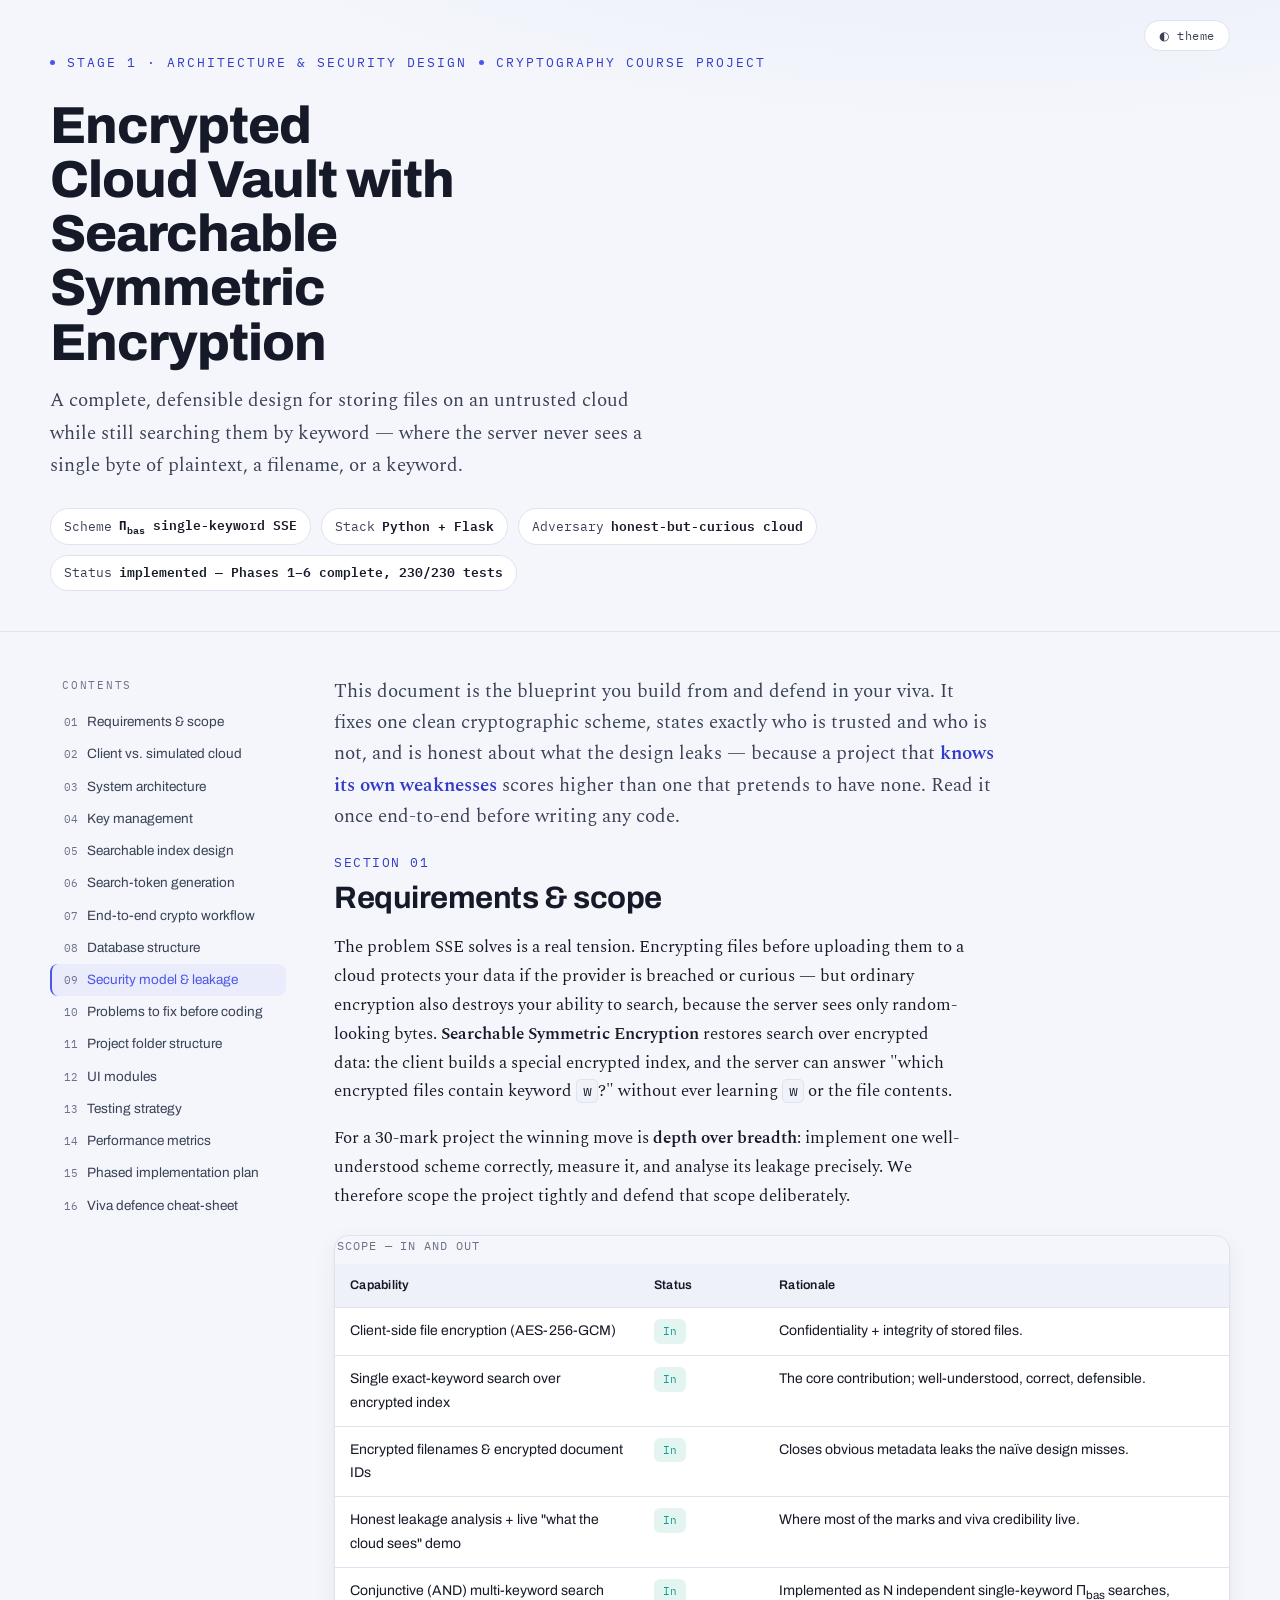
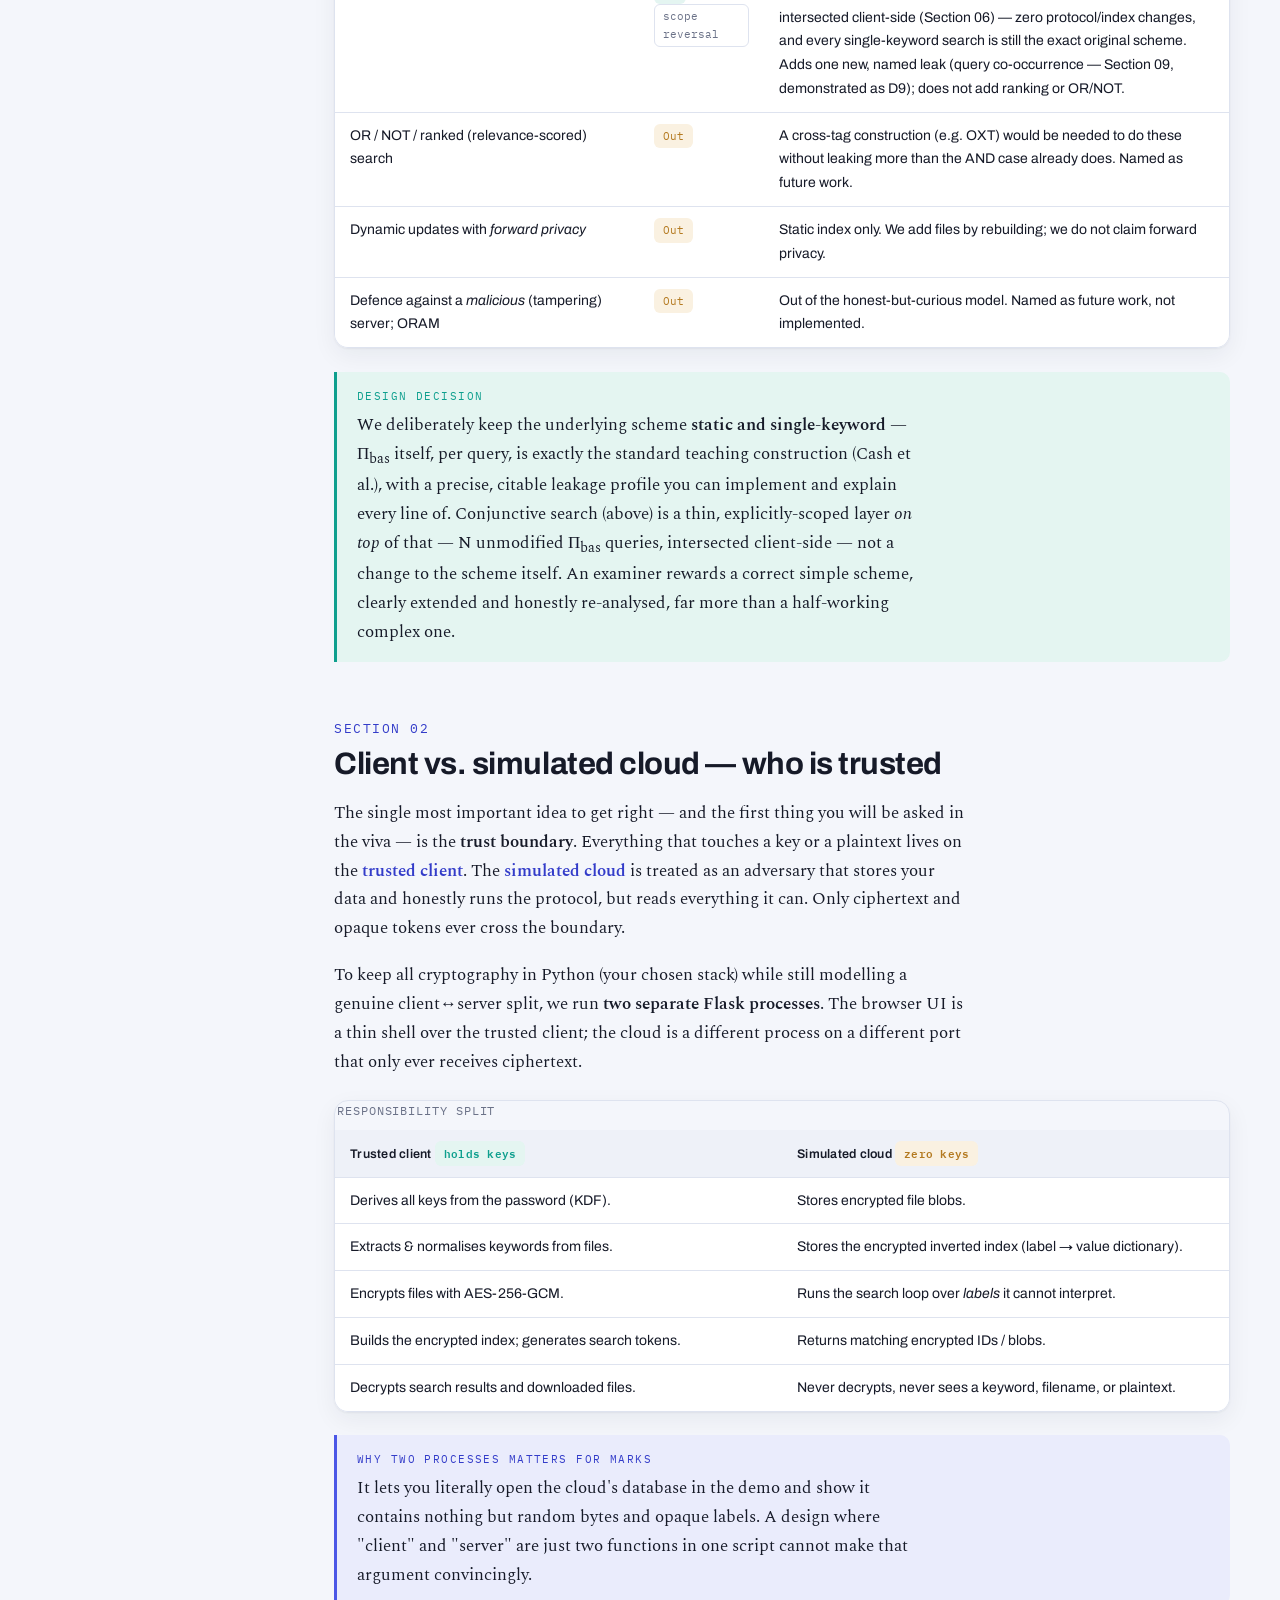
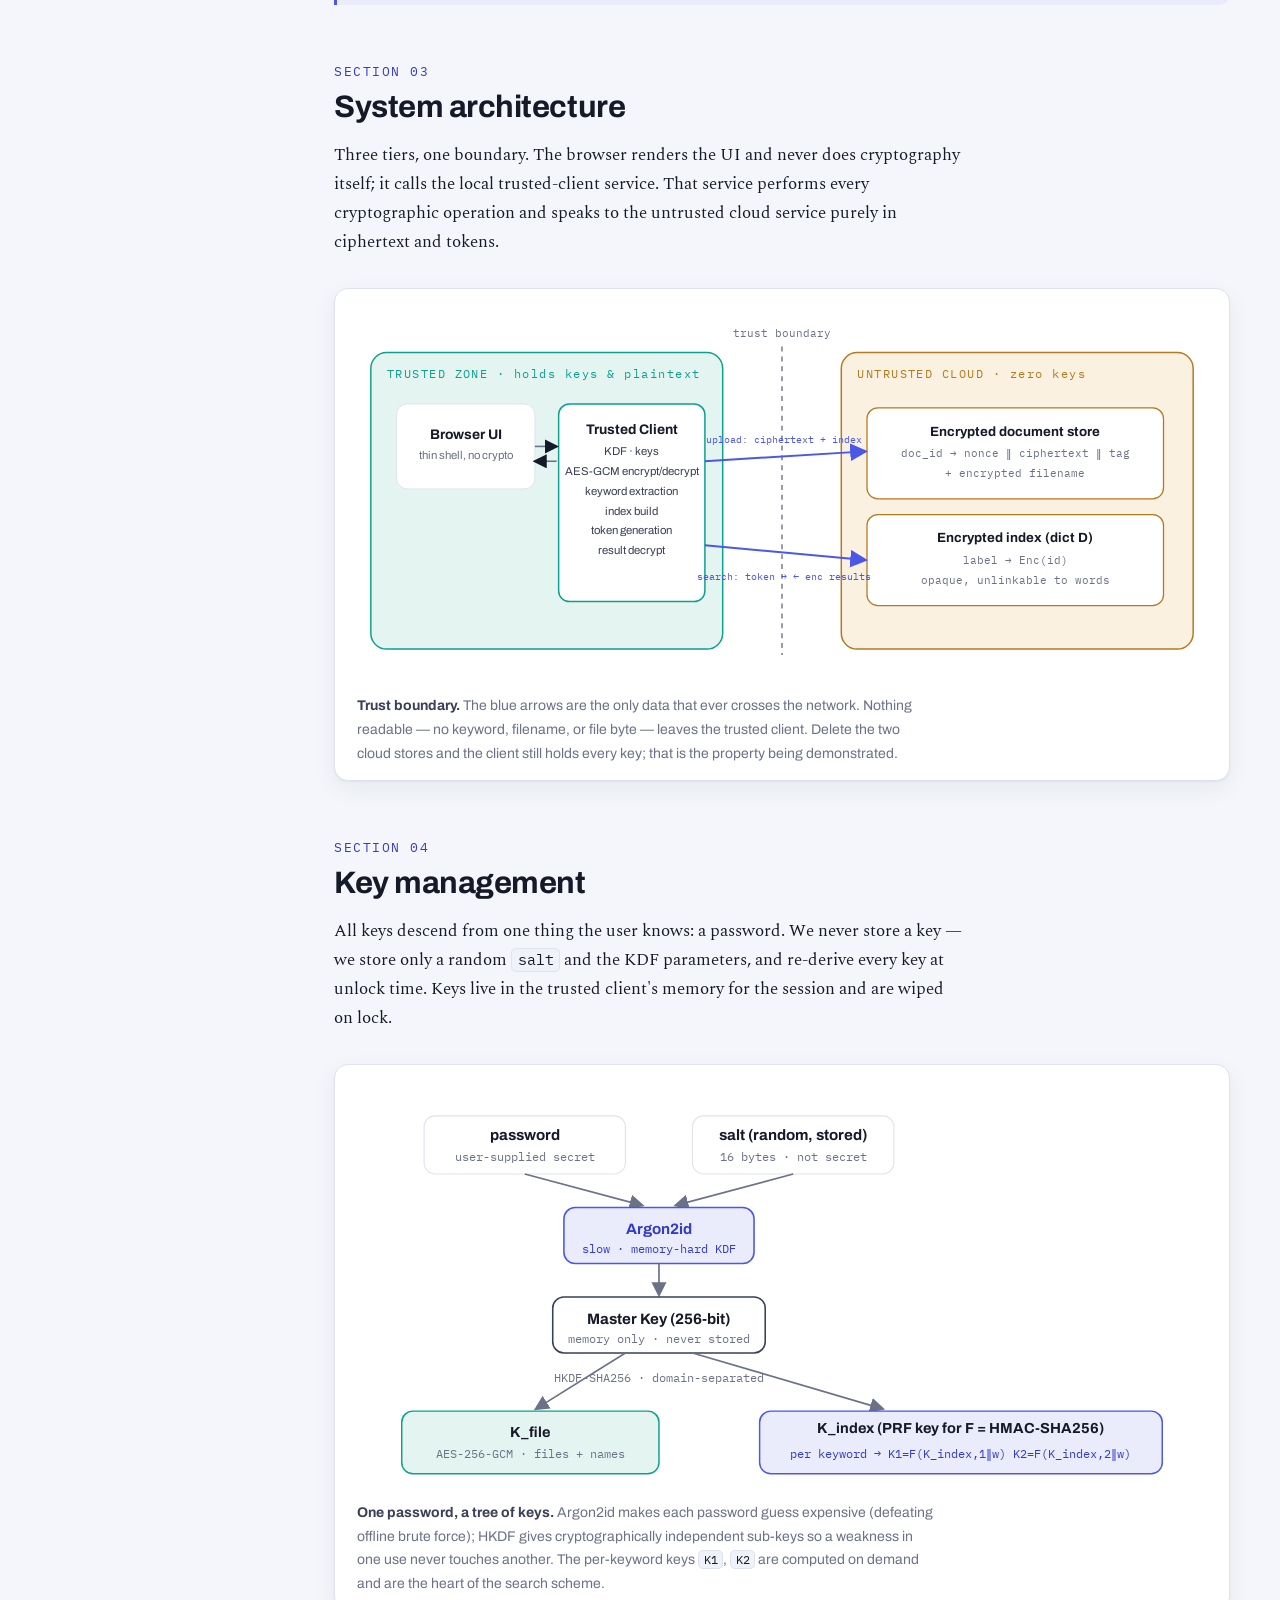
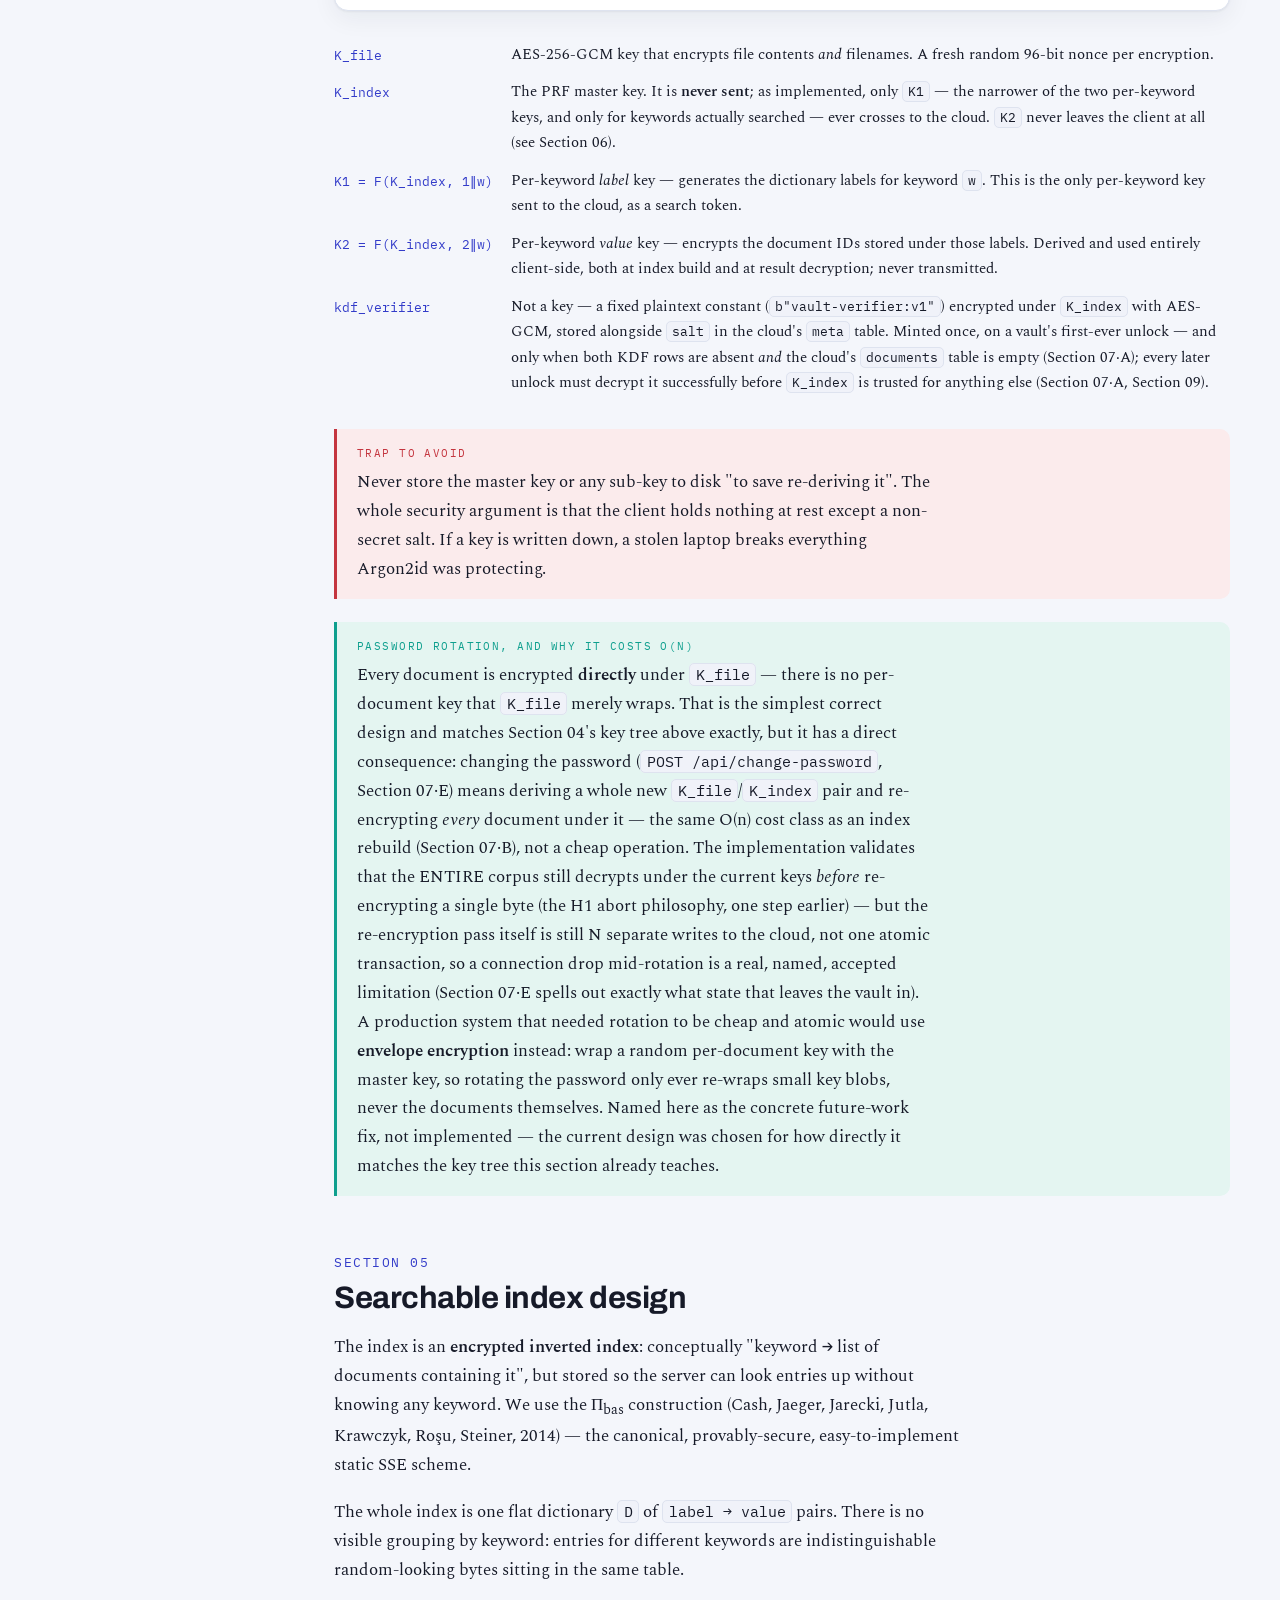
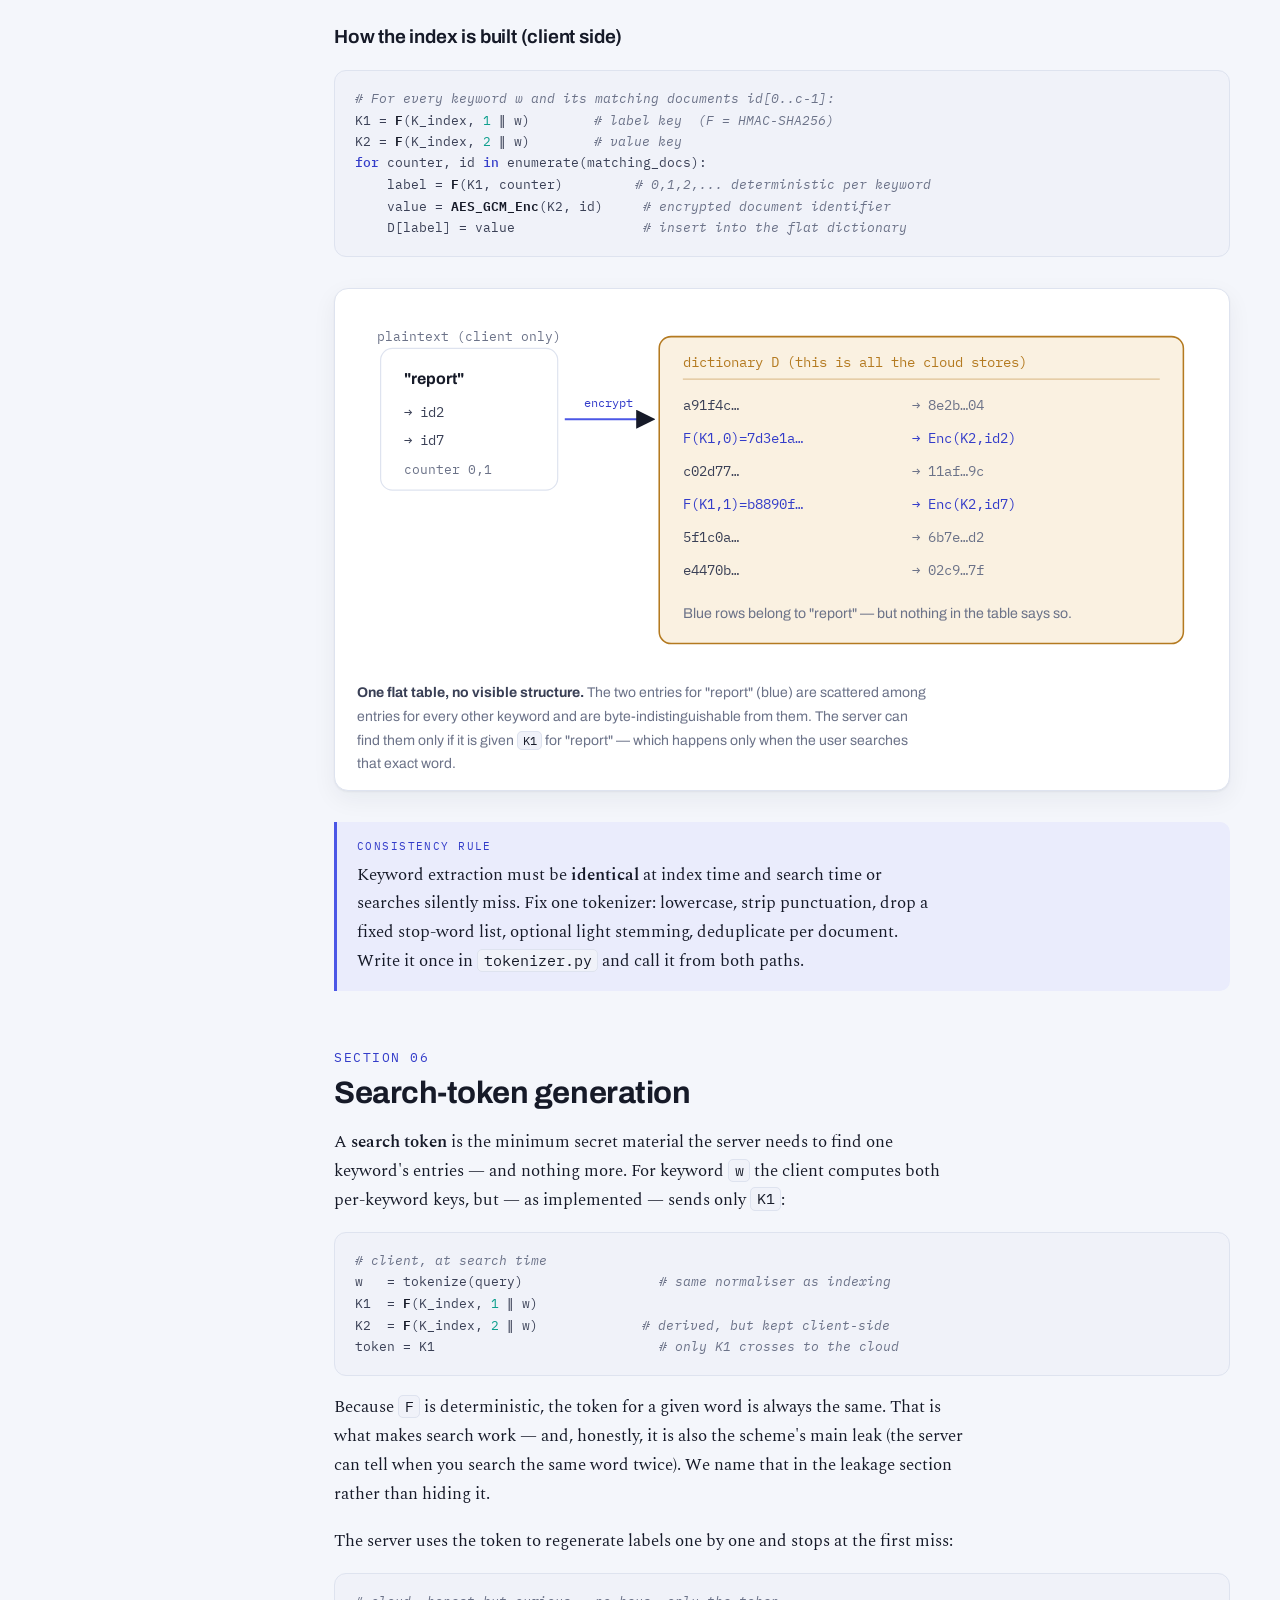
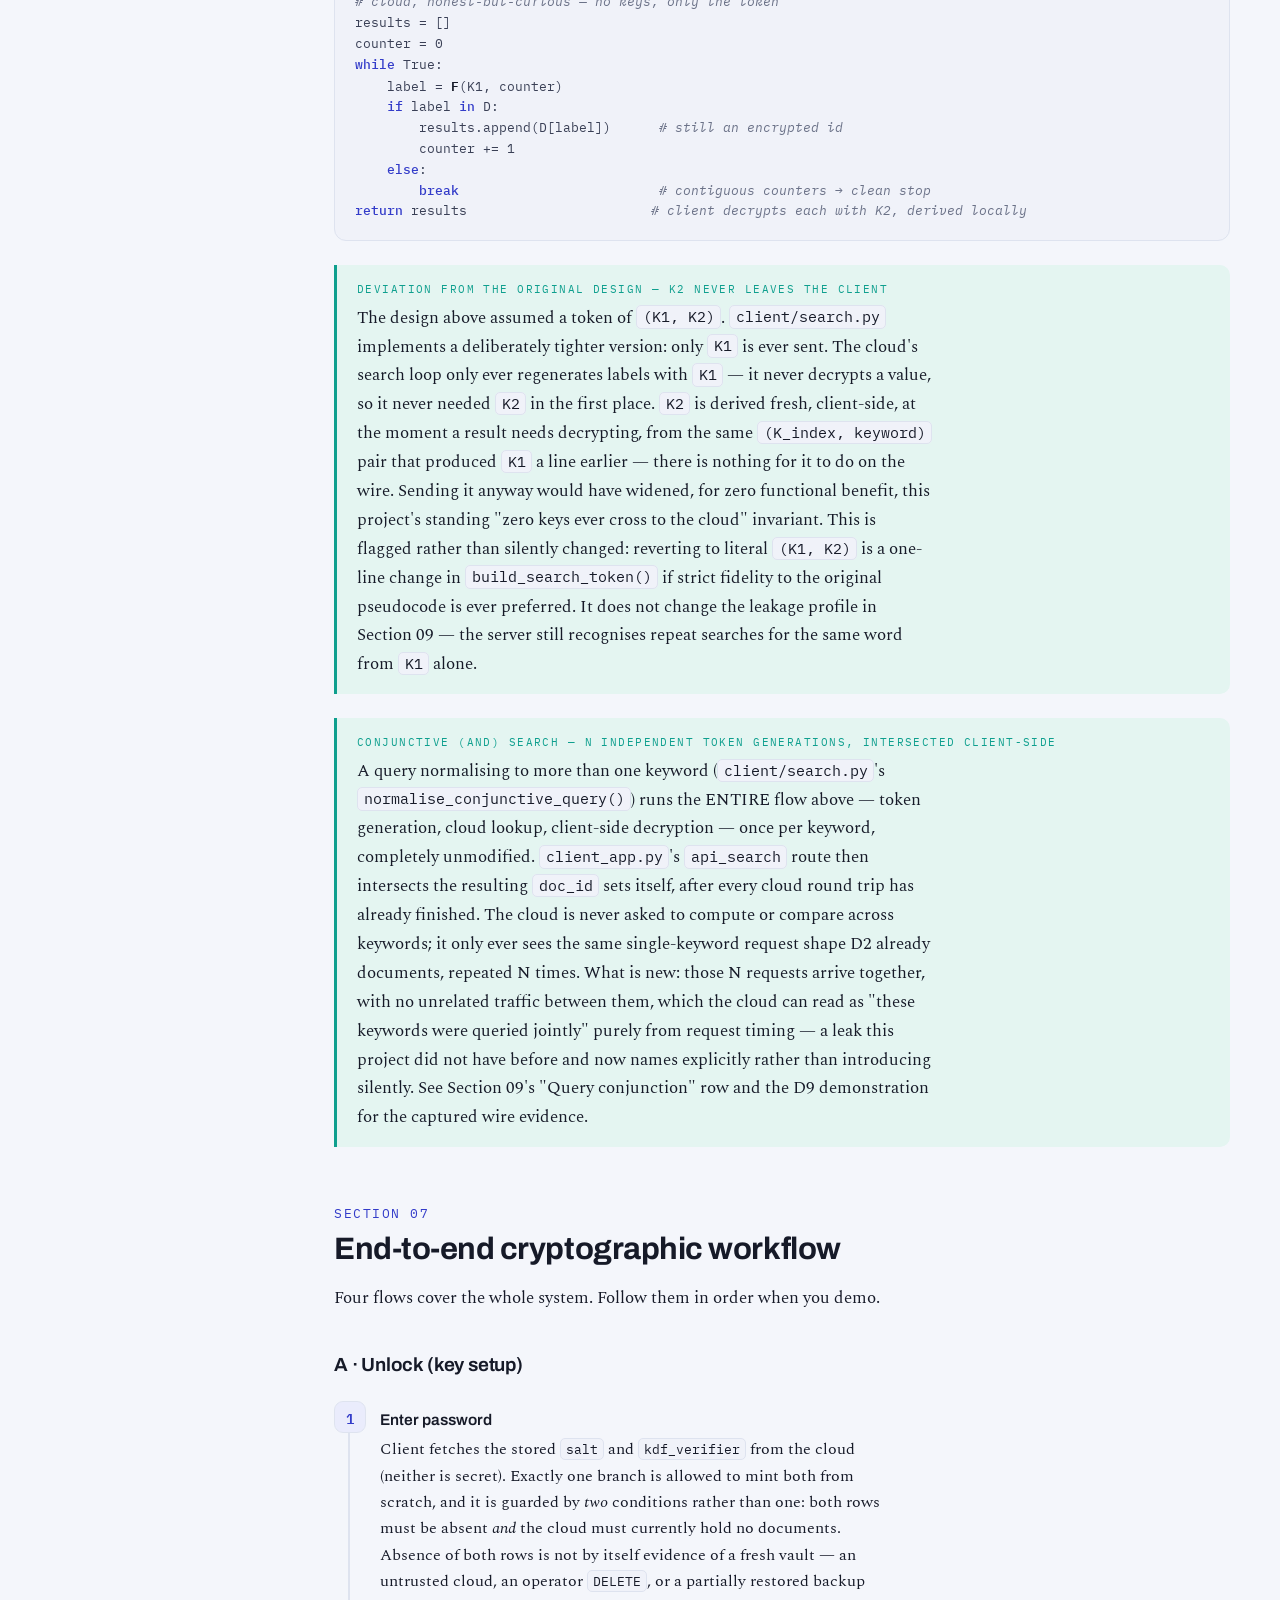
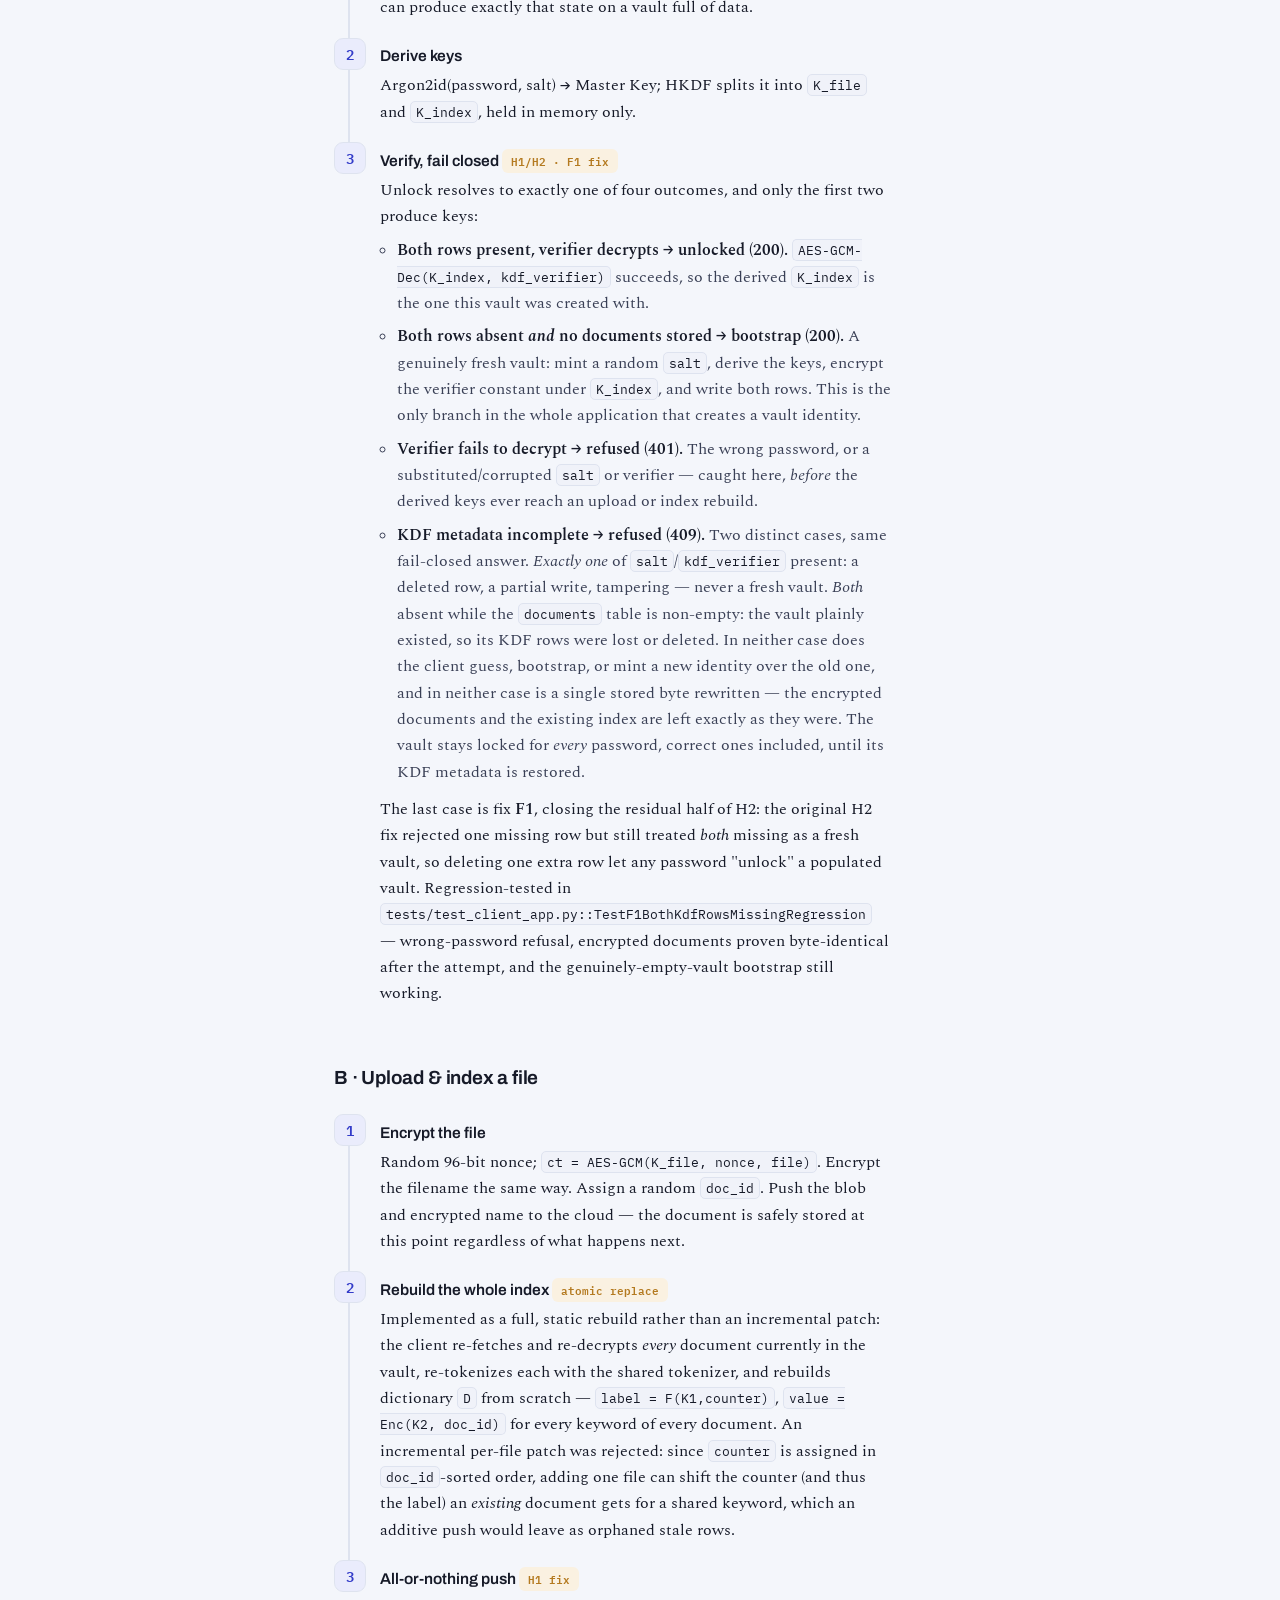
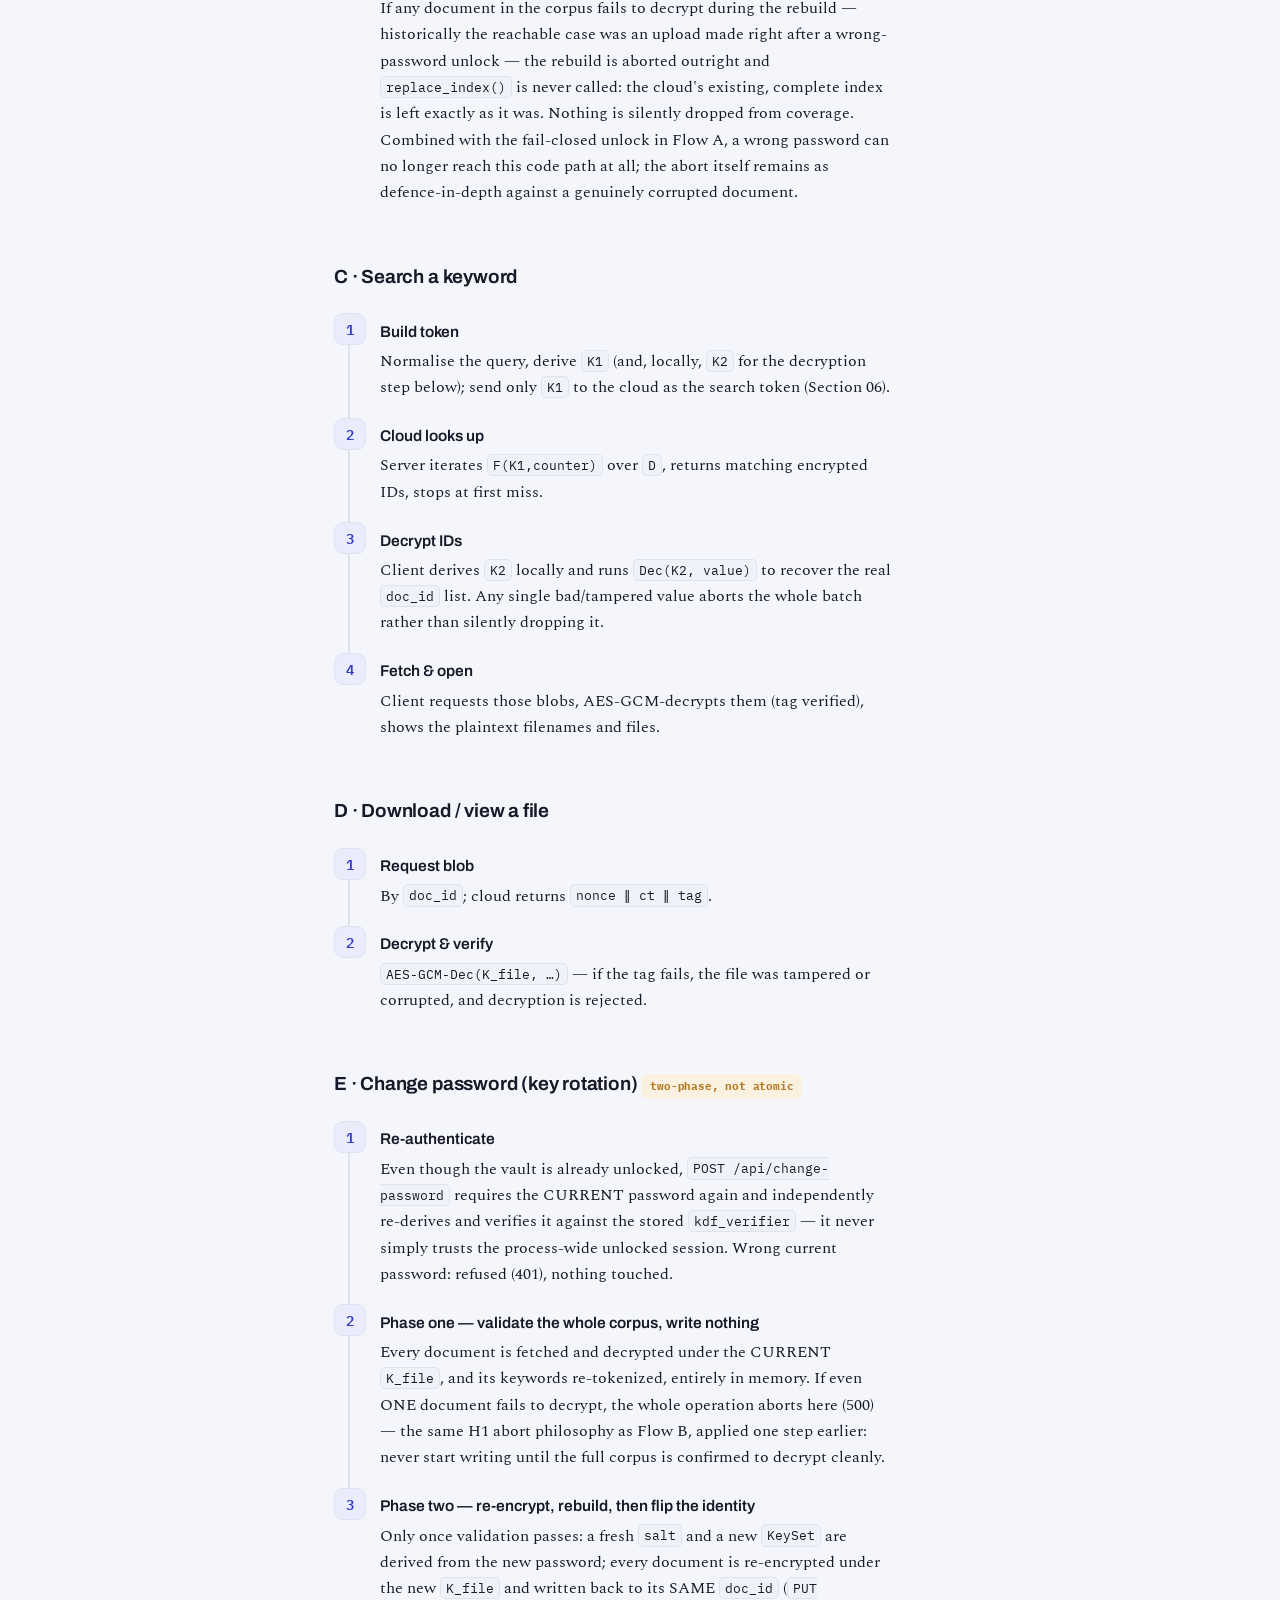
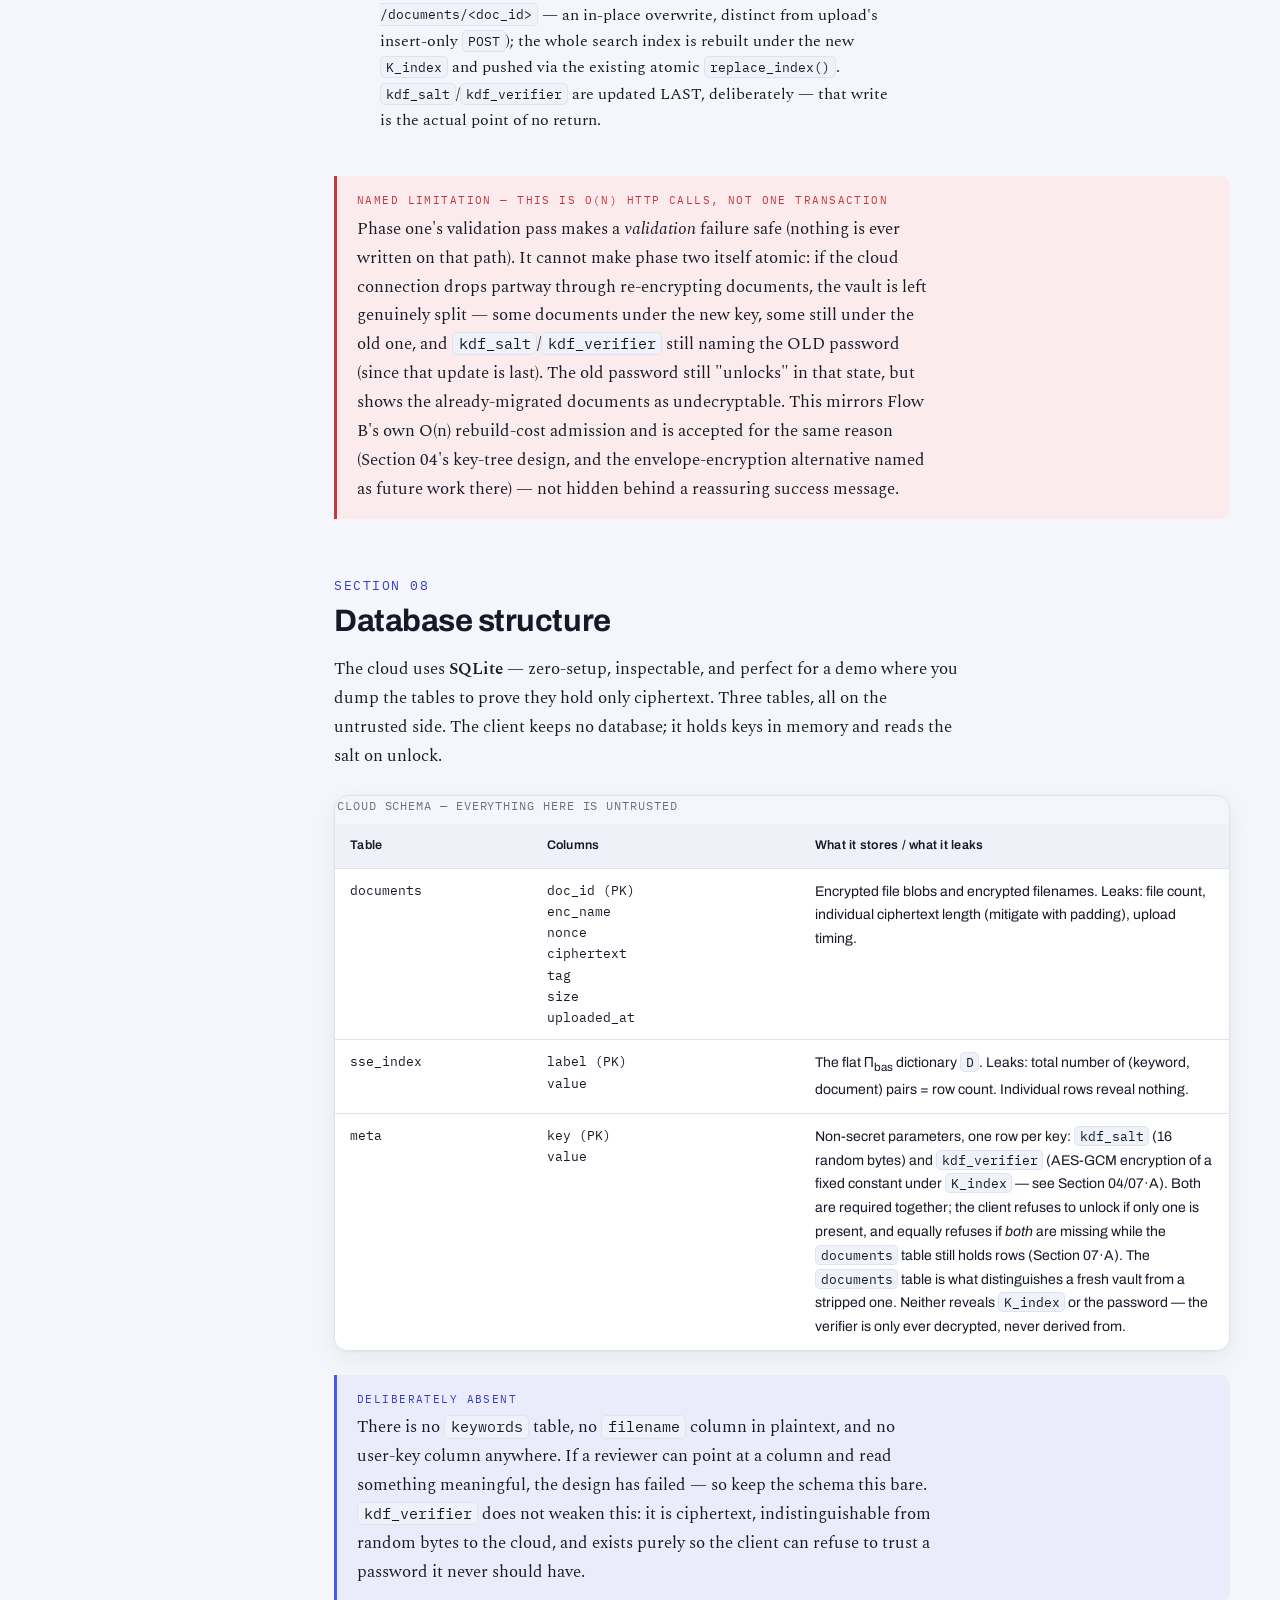
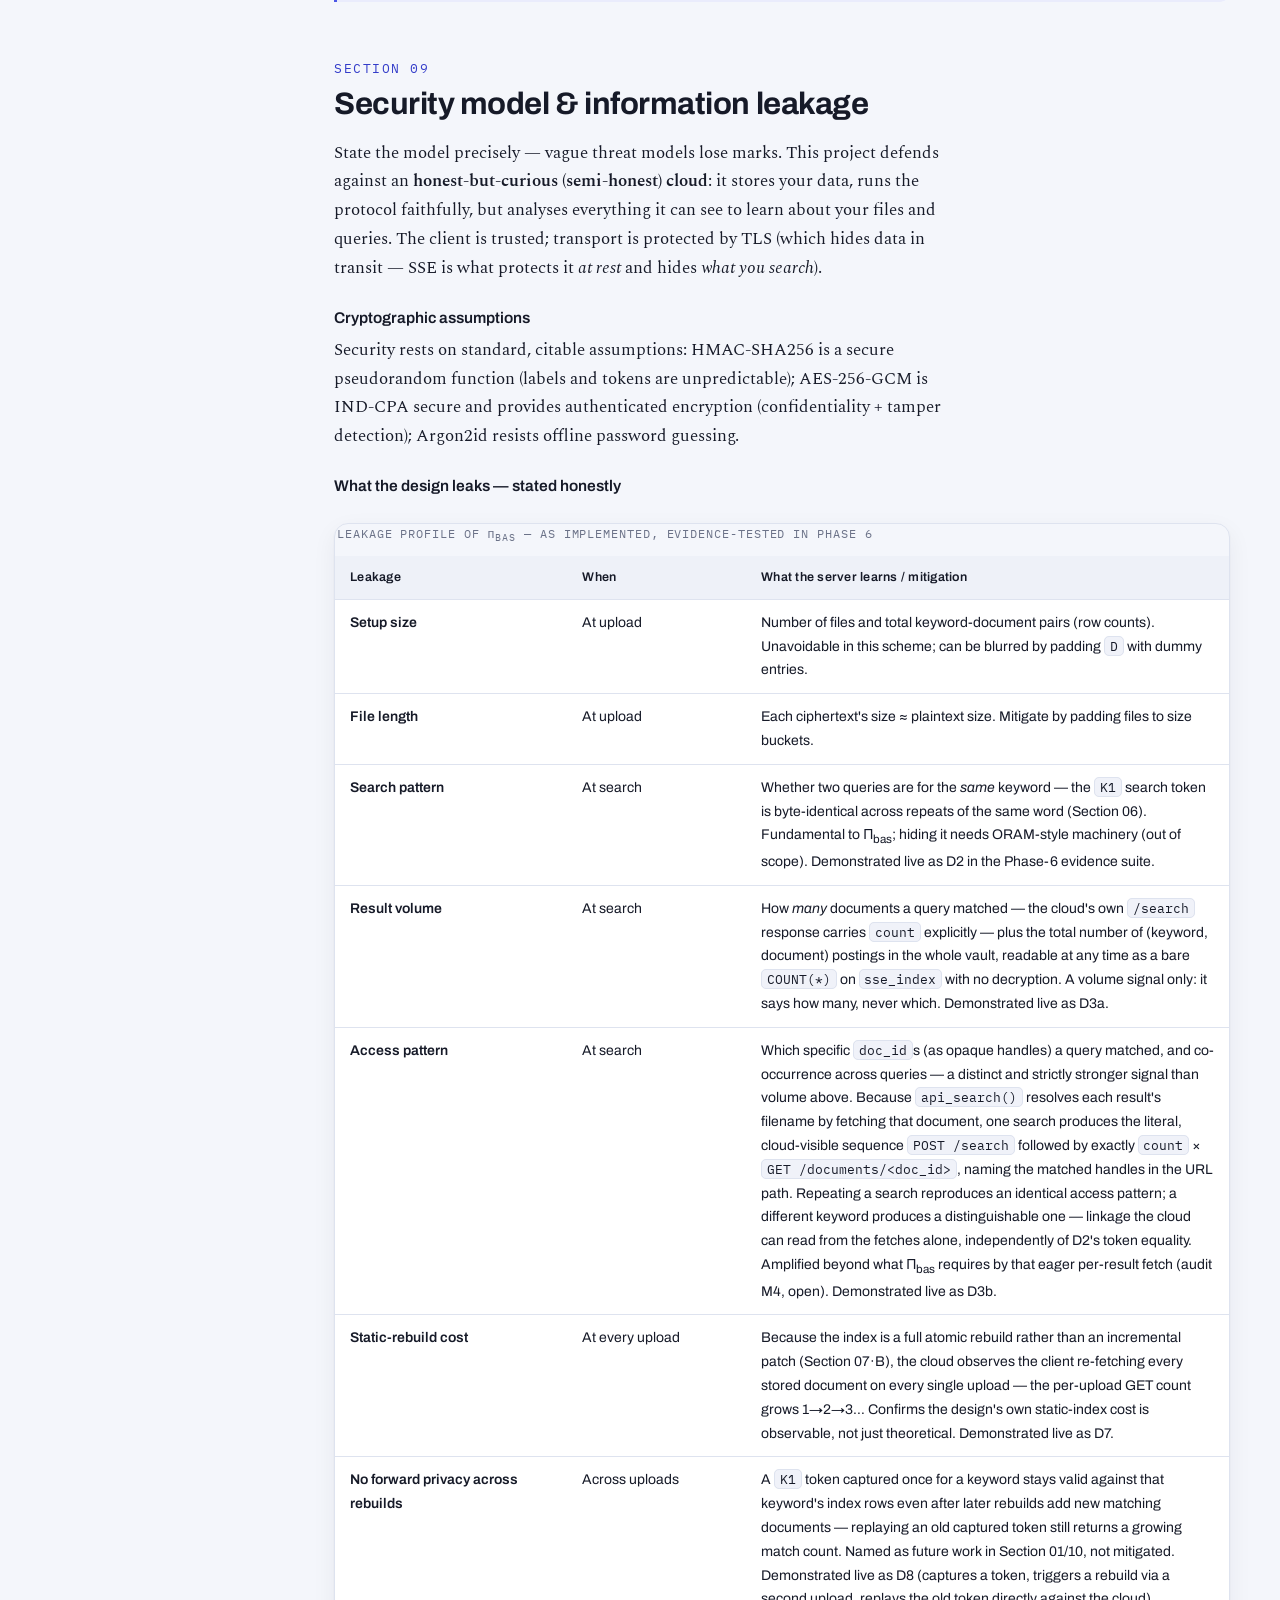
<file: docs/architecture.html>
<!doctype html>
<html lang="en">
<head>
<meta charset="utf-8">
<meta name="viewport" content="width=device-width, initial-scale=1">
<title>Encrypted Cloud Vault — SSE Architecture</title>
<link rel="preconnect" href="https://fonts.googleapis.com">
<link rel="preconnect" href="https://fonts.gstatic.com" crossorigin>
<link rel="stylesheet" href="https://fonts.googleapis.com/css2?family=Archivo:wght@500;600;700;800&family=Spectral:ital,wght@0,400;0,500;0,600;1,400&family=IBM+Plex+Mono:wght@400;500;600&display=swap">
<style>
  :root{
    --paper:#F4F6FB; --surface:#FFFFFF; --surface-2:#EEF1F8; --inset:#F0F2F9;
    --ink:#161A28; --ink-soft:#3A4056; --muted:#6B7288; --line:#DEE3EF;
    --accent:#4B57E6; --accent-strong:#333CC9; --accent-wash:#EAECFC;
    --trust:#0E9F8E; --trust-wash:#E4F5F1;
    --untrust:#B47A20; --untrust-wash:#FaF1E1;
    --risk:#C4353F; --risk-wash:#FBEBEC;
    --shadow:0 1px 2px rgba(20,26,44,.05),0 8px 24px rgba(20,26,44,.06);
    --radius:14px;
  }
  @media (prefers-color-scheme: dark){
    :root:not([data-theme="light"]){
      --paper:#0D0F17; --surface:#151926; --surface-2:#1B2030; --inset:#12161F;
      --ink:#E8EBF5; --ink-soft:#BAC1D6; --muted:#8A92A8; --line:#28303F;
      --accent:#8E97FF; --accent-strong:#AAB2FF; --accent-wash:#1C2136;
      --trust:#40D2C0; --trust-wash:#122A28;
      --untrust:#E0A64B; --untrust-wash:#2A2415;
      --risk:#F2717C; --risk-wash:#2C1A1E;
      --shadow:0 1px 2px rgba(0,0,0,.3),0 10px 30px rgba(0,0,0,.35);
    }
  }
  :root[data-theme="dark"]{
    --paper:#0D0F17; --surface:#151926; --surface-2:#1B2030; --inset:#12161F;
    --ink:#E8EBF5; --ink-soft:#BAC1D6; --muted:#8A92A8; --line:#28303F;
    --accent:#8E97FF; --accent-strong:#AAB2FF; --accent-wash:#1C2136;
    --trust:#40D2C0; --trust-wash:#122A28;
    --untrust:#E0A64B; --untrust-wash:#2A2415;
    --risk:#F2717C; --risk-wash:#2C1A1E;
    --shadow:0 1px 2px rgba(0,0,0,.3),0 10px 30px rgba(0,0,0,.35);
  }

  *{box-sizing:border-box}
  html{scroll-behavior:smooth}
  @media (prefers-reduced-motion: reduce){html{scroll-behavior:auto}}
  body{
    margin:0; background:var(--paper); color:var(--ink);
    font-family:"Spectral",Georgia,"Times New Roman",serif;
    font-size:17px; line-height:1.7; -webkit-font-smoothing:antialiased;
    text-rendering:optimizeLegibility;
  }
  .wrap{max-width:1180px; margin:0 auto; padding:0 24px}

  /* ---------- Masthead ---------- */
  header.mast{
    border-bottom:1px solid var(--line); background:
      radial-gradient(1200px 380px at 78% -140px, var(--accent-wash), transparent 70%);
  }
  .mast-inner{padding:52px 0 40px; position:relative}
  .eyebrow{
    font-family:"IBM Plex Mono",ui-monospace,monospace; font-size:12.5px;
    letter-spacing:.16em; text-transform:uppercase; color:var(--accent-strong);
    display:flex; gap:12px; align-items:center; flex-wrap:wrap;
  }
  .eyebrow .dot{width:5px;height:5px;border-radius:50%;background:var(--accent)}
  h1{
    font-family:"Archivo",system-ui,sans-serif; font-weight:800;
    font-size:clamp(30px,5vw,52px); line-height:1.04; letter-spacing:-.02em;
    margin:.5em 0 .3em; text-wrap:balance; max-width:16ch;
  }
  .lede{font-size:19px; color:var(--ink-soft); max-width:60ch; margin:0}
  .meta-strip{
    display:flex; gap:10px; flex-wrap:wrap; margin-top:26px;
    font-family:"IBM Plex Mono",monospace; font-size:12.5px;
  }
  .chip{
    border:1px solid var(--line); background:var(--surface);
    border-radius:999px; padding:6px 13px; color:var(--ink-soft);
    display:inline-flex; gap:7px; align-items:center;
  }
  .chip b{color:var(--ink); font-weight:600}

  .theme-toggle{
    position:absolute; top:20px; right:0; font-family:"IBM Plex Mono",monospace;
    font-size:12px; letter-spacing:.05em; background:var(--surface);
    border:1px solid var(--line); color:var(--ink-soft); border-radius:999px;
    padding:7px 14px; cursor:pointer;
  }
  .theme-toggle:hover{border-color:var(--accent); color:var(--accent)}

  /* ---------- Layout ---------- */
  .grid{display:grid; grid-template-columns:236px minmax(0,1fr); gap:48px; padding:44px 0 80px}
  nav.toc{position:sticky; top:20px; align-self:start; font-family:"Archivo",sans-serif}
  nav.toc .toc-title{
    font-family:"IBM Plex Mono",monospace; font-size:11px; letter-spacing:.16em;
    text-transform:uppercase; color:var(--muted); margin:0 0 12px 12px;
  }
  nav.toc ol{list-style:none; margin:0; padding:0; counter-reset:toc}
  nav.toc a{
    display:block; text-decoration:none; color:var(--ink-soft);
    font-size:13.5px; line-height:1.35; padding:7px 12px; border-radius:8px;
    border-left:2px solid transparent;
  }
  nav.toc a::before{
    counter-increment:toc; content:counter(toc,decimal-leading-zero);
    font-family:"IBM Plex Mono",monospace; font-size:11px; color:var(--muted);
    margin-right:9px;
  }
  nav.toc a:hover{background:var(--surface-2); color:var(--ink)}
  nav.toc a.active{color:var(--accent); border-left-color:var(--accent); background:var(--accent-wash)}

  main{min-width:0}
  section{margin:0 0 56px; scroll-margin-top:24px}
  .sec-num{
    font-family:"IBM Plex Mono",monospace; font-size:12.5px; letter-spacing:.12em;
    color:var(--accent-strong); text-transform:uppercase;
  }
  h2{
    font-family:"Archivo",sans-serif; font-weight:700; font-size:clamp(23px,3vw,31px);
    letter-spacing:-.015em; line-height:1.12; margin:.25em 0 .55em; text-wrap:balance;
  }
  h3{
    font-family:"Archivo",sans-serif; font-weight:650; font-size:19px;
    letter-spacing:-.01em; margin:1.9em 0 .5em; color:var(--ink);
  }
  h4{font-family:"Archivo",sans-serif;font-weight:600;font-size:15.5px;margin:1.4em 0 .3em}
  p{max-width:70ch; margin:0 0 1.05em}
  main a{color:var(--accent-strong); text-decoration:underline; text-underline-offset:2px}
  strong{color:var(--ink); font-weight:600}
  em.term{font-style:normal; font-weight:600; color:var(--accent-strong)}
  code{
    font-family:"IBM Plex Mono",monospace; font-size:.86em; background:var(--inset);
    border:1px solid var(--line); border-radius:5px; padding:.08em .38em; color:var(--ink);
  }

  .intro-p{font-size:18.5px; color:var(--ink-soft); max-width:66ch}

  /* ---------- Cards / callouts ---------- */
  .card{
    background:var(--surface); border:1px solid var(--line); border-radius:var(--radius);
    padding:22px 24px; box-shadow:var(--shadow); margin:1.4em 0;
  }
  .note{
    border-left:3px solid var(--accent); background:var(--accent-wash);
    border-radius:0 10px 10px 0; padding:15px 20px; margin:1.4em 0;
  }
  .note .label{
    font-family:"IBM Plex Mono",monospace; font-size:11px; letter-spacing:.13em;
    text-transform:uppercase; color:var(--accent-strong); display:block; margin-bottom:5px;
  }
  .note p{margin:0; max-width:64ch}
  .risk{border-left-color:var(--risk); background:var(--risk-wash)}
  .risk .label{color:var(--risk)}
  .risk a{color:var(--risk)}
  .decide{border-left-color:var(--trust); background:var(--trust-wash)}
  .decide .label{color:var(--trust)}

  /* ---------- Tables ---------- */
  .twrap{overflow-x:auto; margin:1.4em 0; border:1px solid var(--line); border-radius:var(--radius); box-shadow:var(--shadow)}
  table{border-collapse:collapse; width:100%; font-family:"Archivo",sans-serif; font-size:14px; background:var(--surface)}
  caption{caption-side:top; text-align:left; font-family:"IBM Plex Mono",monospace; font-size:11.5px; letter-spacing:.08em; text-transform:uppercase; color:var(--muted); padding:0 0 9px 2px}
  th,td{text-align:left; padding:11px 15px; border-bottom:1px solid var(--line); vertical-align:top}
  thead th{background:var(--surface-2); font-weight:600; color:var(--ink); font-size:12.5px; letter-spacing:.02em; position:sticky; top:0}
  tbody tr:last-child td{border-bottom:none}
  td code, th code{font-size:12.5px}
  .mono-cell{font-family:"IBM Plex Mono",monospace; font-size:12.5px; white-space:nowrap}
  .tag{display:inline-block; font-family:"IBM Plex Mono",monospace; font-size:11px; padding:2px 8px; border-radius:6px; border:1px solid var(--line)}
  .t-trust{background:var(--trust-wash); color:var(--trust); border-color:transparent}
  .t-untrust{background:var(--untrust-wash); color:var(--untrust); border-color:transparent}

  /* ---------- Code blocks ---------- */
  pre{
    font-family:"IBM Plex Mono",monospace; font-size:13px; line-height:1.6;
    background:var(--inset); border:1px solid var(--line); border-radius:12px;
    padding:18px 20px; overflow-x:auto; margin:1.3em 0; color:var(--ink-soft);
  }
  pre .k{color:var(--accent-strong); font-weight:500}
  pre .c{color:var(--muted); font-style:italic}
  pre .s{color:var(--trust)}
  pre b{color:var(--ink); font-weight:600}

  /* ---------- Figures ---------- */
  figure{margin:1.8em 0; background:var(--surface); border:1px solid var(--line); border-radius:var(--radius); padding:24px 22px 14px; box-shadow:var(--shadow)}
  figure svg{display:block; width:100%; height:auto; color:var(--ink)}
  figcaption{font-size:14px; color:var(--muted); margin-top:14px; max-width:72ch; font-family:"Archivo",sans-serif}
  figcaption b{color:var(--ink-soft)}

  .steps{list-style:none;counter-reset:st;padding:0;margin:1.3em 0}
  .steps>li{position:relative;padding:2px 0 18px 46px;margin:0}
  .steps>li::before{
    counter-increment:st;content:counter(st);position:absolute;left:0;top:-2px;
    width:30px;height:30px;border-radius:9px;background:var(--accent-wash);
    color:var(--accent-strong);font-family:"IBM Plex Mono",monospace;font-weight:600;
    font-size:14px;display:grid;place-items:center;border:1px solid var(--line);
  }
  .steps>li:not(:last-child)::after{content:"";position:absolute;left:14px;top:30px;bottom:2px;width:1.5px;background:var(--line)}
  .steps h4{margin:.1em 0 .25em}
  .steps p{margin:0;font-size:15.5px;max-width:64ch}

  .kv{display:grid;grid-template-columns:auto 1fr;gap:2px 18px;font-size:15px;margin:1.1em 0}
  .kv dt{font-family:"IBM Plex Mono",monospace;font-size:12.5px;color:var(--accent-strong);padding-top:3px}
  .kv dd{margin:0 0 10px}

  .phase{border:1px solid var(--line);border-radius:var(--radius);background:var(--surface);box-shadow:var(--shadow);margin:1.1em 0;overflow:hidden}
  .phase summary{cursor:pointer;list-style:none;padding:16px 20px;display:flex;gap:14px;align-items:baseline;font-family:"Archivo",sans-serif}
  .phase summary::-webkit-details-marker{display:none}
  .phase .pnum{font-family:"IBM Plex Mono",monospace;font-size:12px;color:var(--accent-strong);border:1px solid var(--line);border-radius:6px;padding:3px 9px;background:var(--accent-wash)}
  .phase .ptitle{font-weight:650;font-size:16.5px}
  .phase .pgoal{color:var(--muted);font-size:13.5px;margin-left:auto;font-family:"IBM Plex Mono",monospace}
  .phase[open] summary{border-bottom:1px solid var(--line)}
  .phase .pbody{padding:6px 20px 18px}
  .phase .pbody p{font-size:15px}
  .done{font-family:"IBM Plex Mono",monospace;font-size:12.5px;color:var(--trust);background:var(--trust-wash);border-radius:8px;padding:9px 13px;margin-top:10px;display:block}

  hr.rule{border:none;border-top:1px solid var(--line);margin:0}
  footer{border-top:1px solid var(--line);padding:34px 0 60px;color:var(--muted);font-size:14px;font-family:"Archivo",sans-serif}
  footer .wrap{display:flex;justify-content:space-between;gap:20px;flex-wrap:wrap}

  @media (max-width:980px){
    .grid{grid-template-columns:1fr;gap:0;padding-top:26px}
    nav.toc{position:static;margin-bottom:30px;border:1px solid var(--line);border-radius:var(--radius);padding:16px 10px;background:var(--surface)}
    nav.toc ol{columns:2;column-gap:8px}
  }
  @media (max-width:560px){
    body{font-size:16px}
    .wrap{padding:0 16px}
    nav.toc ol{columns:1}
    .theme-toggle{position:static;margin-bottom:18px}
    .mast-inner{padding-top:26px}
  }
  .steps ul.unlock-cases{margin:.5em 0 .7em;padding-left:1.1em;font-size:15.5px;max-width:64ch;color:var(--ink-soft)}
  .steps ul.unlock-cases li{margin:0 0 .45em;padding:0}
  .steps ul.unlock-cases li:last-child{margin-bottom:0}
  .steps ul.unlock-cases strong{color:var(--ink)}
  .steps li > p + p{margin-top:.55em}
</style>
</head>
<body>

<header class="mast">
  <div class="wrap mast-inner">
    <button class="theme-toggle" id="tt" aria-label="Toggle colour theme">◐ theme</button>
    <div class="eyebrow"><span class="dot"></span> Stage 1 · Architecture &amp; Security Design <span class="dot"></span> Cryptography Course Project</div>
    <h1>Encrypted Cloud Vault with Searchable Symmetric Encryption</h1>
    <p class="lede">A complete, defensible design for storing files on an untrusted cloud while still searching them by keyword — where the server never sees a single byte of plaintext, a filename, or a keyword.</p>
    <div class="meta-strip">
      <span class="chip">Scheme <b>Π<sub>bas</sub> single-keyword SSE</b></span>
      <span class="chip">Stack <b>Python + Flask</b></span>
      <span class="chip">Adversary <b>honest-but-curious cloud</b></span>
      <span class="chip">Status <b>implemented — Phases 1–6 complete, 230/230 tests</b></span>
    </div>
  </div>
</header>

<div class="wrap grid">
  <nav class="toc" aria-label="Contents">
    <p class="toc-title">Contents</p>
    <ol>
      <li><a href="#scope">Requirements &amp; scope</a></li>
      <li><a href="#roles">Client vs. simulated cloud</a></li>
      <li><a href="#architecture">System architecture</a></li>
      <li><a href="#keys">Key management</a></li>
      <li><a href="#index">Searchable index design</a></li>
      <li><a href="#tokens">Search-token generation</a></li>
      <li><a href="#workflow">End-to-end crypto workflow</a></li>
      <li><a href="#db">Database structure</a></li>
      <li><a href="#threat">Security model &amp; leakage</a></li>
      <li><a href="#problems">Problems to fix before coding</a></li>
      <li><a href="#folders">Project folder structure</a></li>
      <li><a href="#ui">UI modules</a></li>
      <li><a href="#testing">Testing strategy</a></li>
      <li><a href="#metrics">Performance metrics</a></li>
      <li><a href="#plan">Phased implementation plan</a></li>
      <li><a href="#viva">Viva defence cheat-sheet</a></li>
    </ol>
  </nav>

  <main>
    <p class="intro-p">This document is the blueprint you build from and defend in your viva. It fixes one clean cryptographic scheme, states exactly who is trusted and who is not, and is honest about what the design leaks — because a project that <em class="term">knows its own weaknesses</em> scores higher than one that pretends to have none. Read it once end-to-end before writing any code.</p>

    <!-- 1 -->
    <section id="scope">
      <div class="sec-num">Section 01</div>
      <h2>Requirements &amp; scope</h2>
      <p>The problem SSE solves is a real tension. Encrypting files before uploading them to a cloud protects your data if the provider is breached or curious — but ordinary encryption also destroys your ability to search, because the server sees only random-looking bytes. <strong>Searchable Symmetric Encryption</strong> restores search over encrypted data: the client builds a special encrypted index, and the server can answer "which encrypted files contain keyword <code>w</code>?" without ever learning <code>w</code> or the file contents.</p>
      <p>For a 30-mark project the winning move is <strong>depth over breadth</strong>: implement one well-understood scheme correctly, measure it, and analyse its leakage precisely. We therefore scope the project tightly and defend that scope deliberately.</p>

      <div class="twrap">
        <table>
          <caption>Scope — in and out</caption>
          <thead><tr><th style="width:34%">Capability</th><th style="width:14%">Status</th><th>Rationale</th></tr></thead>
          <tbody>
            <tr><td>Client-side file encryption (AES-256-GCM)</td><td><span class="tag t-trust">In</span></td><td>Confidentiality + integrity of stored files.</td></tr>
            <tr><td>Single exact-keyword search over encrypted index</td><td><span class="tag t-trust">In</span></td><td>The core contribution; well-understood, correct, defensible.</td></tr>
            <tr><td>Encrypted filenames &amp; encrypted document IDs</td><td><span class="tag t-trust">In</span></td><td>Closes obvious metadata leaks the naïve design misses.</td></tr>
            <tr><td>Honest leakage analysis + live "what the cloud sees" demo</td><td><span class="tag t-trust">In</span></td><td>Where most of the marks and viva credibility live.</td></tr>
            <tr><td>Conjunctive (AND) multi-keyword search</td><td><span class="tag t-trust">In</span> <span class="tag" style="background:var(--surface);color:var(--muted);border:1px solid var(--line)">scope reversal</span></td><td>Implemented as N independent single-keyword Π<sub>bas</sub> searches, intersected client-side (Section 06) — zero protocol/index changes, and every single-keyword search is still the exact original scheme. Adds one new, named leak (query co-occurrence — Section 09, demonstrated as D9); does not add ranking or OR/NOT.</td></tr>
            <tr><td>OR / NOT / ranked (relevance-scored) search</td><td><span class="tag t-untrust">Out</span></td><td>A cross-tag construction (e.g. OXT) would be needed to do these without leaking more than the AND case already does. Named as future work.</td></tr>
            <tr><td>Dynamic updates with <em>forward privacy</em></td><td><span class="tag t-untrust">Out</span></td><td>Static index only. We add files by rebuilding; we do not claim forward privacy.</td></tr>
            <tr><td>Defence against a <em>malicious</em> (tampering) server; ORAM</td><td><span class="tag t-untrust">Out</span></td><td>Out of the honest-but-curious model. Named as future work, not implemented.</td></tr>
          </tbody>
        </table>
      </div>
      <div class="note decide"><span class="label">Design decision</span><p>We deliberately keep the underlying scheme <strong>static and single-keyword</strong> — Π<sub>bas</sub> itself, per query, is exactly the standard teaching construction (Cash et al.), with a precise, citable leakage profile you can implement and explain every line of. Conjunctive search (above) is a thin, explicitly-scoped layer <em>on top</em> of that — N unmodified Π<sub>bas</sub> queries, intersected client-side — not a change to the scheme itself. An examiner rewards a correct simple scheme, clearly extended and honestly re-analysed, far more than a half-working complex one.</p></div>
    </section>

    <!-- 2 -->
    <section id="roles">
      <div class="sec-num">Section 02</div>
      <h2>Client vs. simulated cloud — who is trusted</h2>
      <p>The single most important idea to get right — and the first thing you will be asked in the viva — is the <strong>trust boundary</strong>. Everything that touches a key or a plaintext lives on the <em class="term">trusted client</em>. The <em class="term">simulated cloud</em> is treated as an adversary that stores your data and honestly runs the protocol, but reads everything it can. Only ciphertext and opaque tokens ever cross the boundary.</p>
      <p>To keep all cryptography in Python (your chosen stack) while still modelling a genuine client↔server split, we run <strong>two separate Flask processes</strong>. The browser UI is a thin shell over the trusted client; the cloud is a different process on a different port that only ever receives ciphertext.</p>

      <div class="twrap">
        <table>
          <caption>Responsibility split</caption>
          <thead><tr><th style="width:32%">Trusted client <span class="tag t-trust">holds keys</span></th><th style="width:32%">Simulated cloud <span class="tag t-untrust">zero keys</span></th></tr></thead>
          <tbody>
            <tr><td>Derives all keys from the password (KDF).</td><td>Stores encrypted file blobs.</td></tr>
            <tr><td>Extracts &amp; normalises keywords from files.</td><td>Stores the encrypted inverted index (label → value dictionary).</td></tr>
            <tr><td>Encrypts files with AES-256-GCM.</td><td>Runs the search loop over <em>labels</em> it cannot interpret.</td></tr>
            <tr><td>Builds the encrypted index; generates search tokens.</td><td>Returns matching encrypted IDs / blobs.</td></tr>
            <tr><td>Decrypts search results and downloaded files.</td><td>Never decrypts, never sees a keyword, filename, or plaintext.</td></tr>
          </tbody>
        </table>
      </div>
      <div class="note"><span class="label">Why two processes matters for marks</span><p>It lets you literally open the cloud's database in the demo and show it contains nothing but random bytes and opaque labels. A design where "client" and "server" are just two functions in one script cannot make that argument convincingly.</p></div>
    </section>

    <!-- 3 -->
    <section id="architecture">
      <div class="sec-num">Section 03</div>
      <h2>System architecture</h2>
      <p>Three tiers, one boundary. The browser renders the UI and never does cryptography itself; it calls the local trusted-client service. That service performs every cryptographic operation and speaks to the untrusted cloud service purely in ciphertext and tokens.</p>

      <figure>
        <svg viewBox="0 0 860 372" role="img" aria-label="Architecture showing a browser UI and trusted client on the left in a trusted zone, a dashed trust boundary in the middle across which only ciphertext and tokens travel, and an untrusted cloud with an encrypted document store and encrypted index on the right.">
          <defs>
            <marker id="ah" markerWidth="9" markerHeight="9" refX="7.5" refY="4.5" orient="auto"><polygon points="0,0 9,4.5 0,9" fill="currentColor"/></marker>
            <marker id="ahA" markerWidth="9" markerHeight="9" refX="7.5" refY="4.5" orient="auto"><polygon points="0,0 9,4.5 0,9" fill="#4B57E6"/></marker>
          </defs>
          <!-- trusted zone -->
          <rect x="14" y="40" width="356" height="300" rx="16" fill="var(--trust-wash)" stroke="var(--trust)" stroke-width="1.5"/>
          <text x="30" y="66" font-family="IBM Plex Mono,monospace" font-size="12" fill="var(--trust)" letter-spacing="1.5">TRUSTED ZONE · holds keys &amp; plaintext</text>
          <!-- untrusted zone -->
          <rect x="490" y="40" width="356" height="300" rx="16" fill="var(--untrust-wash)" stroke="var(--untrust)" stroke-width="1.5"/>
          <text x="506" y="66" font-family="IBM Plex Mono,monospace" font-size="12" fill="var(--untrust)" letter-spacing="1.5">UNTRUSTED CLOUD · zero keys</text>

          <!-- boundary -->
          <line x1="430" y1="34" x2="430" y2="346" stroke="var(--muted)" stroke-width="1.4" stroke-dasharray="5 5"/>
          <text x="430" y="24" text-anchor="middle" font-family="IBM Plex Mono,monospace" font-size="11" fill="var(--muted)">trust boundary</text>

          <!-- browser -->
          <rect x="40" y="92" width="140" height="86" rx="11" fill="var(--surface)" stroke="var(--line)"/>
          <text x="110" y="128" text-anchor="middle" font-family="Archivo,sans-serif" font-size="14" font-weight="700" fill="var(--ink)">Browser UI</text>
          <text x="110" y="148" text-anchor="middle" font-family="Archivo,sans-serif" font-size="11.5" fill="var(--muted)">thin shell, no crypto</text>
          <!-- client -->
          <rect x="204" y="92" width="148" height="200" rx="11" fill="var(--surface)" stroke="var(--trust)" stroke-width="1.5"/>
          <text x="278" y="122" text-anchor="middle" font-family="Archivo,sans-serif" font-size="14" font-weight="700" fill="var(--ink)">Trusted Client</text>
          <text x="278" y="144" text-anchor="middle" font-family="Archivo,sans-serif" font-size="11.5" fill="var(--ink-soft)">KDF · keys</text>
          <text x="278" y="164" text-anchor="middle" font-family="Archivo,sans-serif" font-size="11.5" fill="var(--ink-soft)">AES-GCM encrypt/decrypt</text>
          <text x="278" y="184" text-anchor="middle" font-family="Archivo,sans-serif" font-size="11.5" fill="var(--ink-soft)">keyword extraction</text>
          <text x="278" y="204" text-anchor="middle" font-family="Archivo,sans-serif" font-size="11.5" fill="var(--ink-soft)">index build</text>
          <text x="278" y="224" text-anchor="middle" font-family="Archivo,sans-serif" font-size="11.5" fill="var(--ink-soft)">token generation</text>
          <text x="278" y="244" text-anchor="middle" font-family="Archivo,sans-serif" font-size="11.5" fill="var(--ink-soft)">result decrypt</text>

          <line x1="180" y1="135" x2="202" y2="135" stroke="var(--muted)" stroke-width="1.6" marker-end="url(#ah)"/>
          <line x1="202" y1="150" x2="180" y2="150" stroke="var(--muted)" stroke-width="1.6" marker-end="url(#ah)"/>

          <!-- cloud stores -->
          <rect x="516" y="96" width="300" height="92" rx="11" fill="var(--surface)" stroke="var(--untrust)" stroke-width="1.3"/>
          <text x="666" y="124" text-anchor="middle" font-family="Archivo,sans-serif" font-size="13.5" font-weight="700" fill="var(--ink)">Encrypted document store</text>
          <text x="666" y="146" text-anchor="middle" font-family="IBM Plex Mono,monospace" font-size="11" fill="var(--muted)">doc_id → nonce ‖ ciphertext ‖ tag</text>
          <text x="666" y="166" text-anchor="middle" font-family="IBM Plex Mono,monospace" font-size="11" fill="var(--muted)">+ encrypted filename</text>

          <rect x="516" y="204" width="300" height="92" rx="11" fill="var(--surface)" stroke="var(--untrust)" stroke-width="1.3"/>
          <text x="666" y="232" text-anchor="middle" font-family="Archivo,sans-serif" font-size="13.5" font-weight="700" fill="var(--ink)">Encrypted index (dict D)</text>
          <text x="666" y="254" text-anchor="middle" font-family="IBM Plex Mono,monospace" font-size="11" fill="var(--muted)">label → Enc(id)</text>
          <text x="666" y="274" text-anchor="middle" font-family="IBM Plex Mono,monospace" font-size="11" fill="var(--muted)">opaque, unlinkable to words</text>

          <!-- crossing arrows -->
          <line x1="352" y1="150" x2="514" y2="140" stroke="#4B57E6" stroke-width="2" marker-end="url(#ahA)"/>
          <text x="432" y="132" text-anchor="middle" font-family="IBM Plex Mono,monospace" font-size="10.5" fill="#4B57E6">upload: ciphertext + index</text>
          <line x1="352" y1="235" x2="514" y2="250" stroke="#4B57E6" stroke-width="2" marker-end="url(#ahA)"/>
          <text x="432" y="270" text-anchor="middle" font-family="IBM Plex Mono,monospace" font-size="10.5" fill="#4B57E6">search: token →  ← enc results</text>
        </svg>
        <figcaption><b>Trust boundary.</b> The blue arrows are the only data that ever crosses the network. Nothing readable — no keyword, filename, or file byte — leaves the trusted client. Delete the two cloud stores and the client still holds every key; that is the property being demonstrated.</figcaption>
      </figure>
    </section>

    <!-- 4 -->
    <section id="keys">
      <div class="sec-num">Section 04</div>
      <h2>Key management</h2>
      <p>All keys descend from one thing the user knows: a password. We never store a key — we store only a random <code>salt</code> and the KDF parameters, and re-derive every key at unlock time. Keys live in the trusted client's memory for the session and are wiped on lock.</p>

      <figure>
        <svg viewBox="0 0 760 356" role="img" aria-label="Key derivation tree: password plus salt feed Argon2id to produce a master key; HKDF splits the master key into a file-encryption key and an index PRF key; the index key derives per-keyword keys K1 and K2.">
          <defs><marker id="ah2" markerWidth="9" markerHeight="9" refX="7.5" refY="4.5" orient="auto"><polygon points="0,0 9,4.5 0,9" fill="var(--muted)"/></marker></defs>
          <!-- password + salt -->
          <rect x="60" y="24" width="180" height="52" rx="10" fill="var(--surface)" stroke="var(--line)"/>
          <text x="150" y="46" text-anchor="middle" font-family="Archivo,sans-serif" font-size="13.5" font-weight="700" fill="var(--ink)">password</text>
          <text x="150" y="64" text-anchor="middle" font-family="IBM Plex Mono,monospace" font-size="11" fill="var(--muted)">user-supplied secret</text>
          <rect x="300" y="24" width="180" height="52" rx="10" fill="var(--surface)" stroke="var(--line)"/>
          <text x="390" y="46" text-anchor="middle" font-family="Archivo,sans-serif" font-size="13.5" font-weight="700" fill="var(--ink)">salt (random, stored)</text>
          <text x="390" y="64" text-anchor="middle" font-family="IBM Plex Mono,monospace" font-size="11" fill="var(--muted)">16 bytes · not secret</text>

          <line x1="150" y1="76" x2="255" y2="104" stroke="var(--muted)" stroke-width="1.5" marker-end="url(#ah2)"/>
          <line x1="390" y1="76" x2="285" y2="104" stroke="var(--muted)" stroke-width="1.5" marker-end="url(#ah2)"/>

          <!-- KDF -->
          <rect x="185" y="106" width="170" height="50" rx="10" fill="var(--accent-wash)" stroke="var(--accent)" stroke-width="1.4"/>
          <text x="270" y="130" text-anchor="middle" font-family="Archivo,sans-serif" font-size="13.5" font-weight="700" fill="var(--accent-strong)">Argon2id</text>
          <text x="270" y="147" text-anchor="middle" font-family="IBM Plex Mono,monospace" font-size="10.5" fill="var(--accent-strong)">slow · memory-hard KDF</text>

          <line x1="270" y1="156" x2="270" y2="184" stroke="var(--muted)" stroke-width="1.5" marker-end="url(#ah2)"/>
          <!-- master -->
          <rect x="175" y="186" width="190" height="50" rx="10" fill="var(--surface)" stroke="var(--ink-soft)" stroke-width="1.4"/>
          <text x="270" y="210" text-anchor="middle" font-family="Archivo,sans-serif" font-size="13.5" font-weight="700" fill="var(--ink)">Master Key (256-bit)</text>
          <text x="270" y="227" text-anchor="middle" font-family="IBM Plex Mono,monospace" font-size="10.5" fill="var(--muted)">memory only · never stored</text>

          <!-- HKDF split -->
          <line x1="240" y1="236" x2="160" y2="286" stroke="var(--muted)" stroke-width="1.5" marker-end="url(#ah2)"/>
          <line x1="300" y1="236" x2="470" y2="286" stroke="var(--muted)" stroke-width="1.5" marker-end="url(#ah2)"/>
          <text x="270" y="262" text-anchor="middle" font-family="IBM Plex Mono,monospace" font-size="10.5" fill="var(--muted)">HKDF-SHA256 · domain-separated</text>

          <rect x="40" y="288" width="230" height="56" rx="10" fill="var(--trust-wash)" stroke="var(--trust)" stroke-width="1.3"/>
          <text x="155" y="311" text-anchor="middle" font-family="Archivo,sans-serif" font-size="13" font-weight="700" fill="var(--ink)">K_file</text>
          <text x="155" y="330" text-anchor="middle" font-family="IBM Plex Mono,monospace" font-size="10.5" fill="var(--muted)">AES-256-GCM · files + names</text>

          <rect x="360" y="288" width="360" height="56" rx="10" fill="var(--accent-wash)" stroke="var(--accent)" stroke-width="1.3"/>
          <text x="540" y="308" text-anchor="middle" font-family="Archivo,sans-serif" font-size="13" font-weight="700" fill="var(--ink)">K_index  (PRF key for F = HMAC-SHA256)</text>
          <text x="540" y="330" text-anchor="middle" font-family="IBM Plex Mono,monospace" font-size="10.5" fill="var(--accent-strong)">per keyword →  K1=F(K_index,1‖w)   K2=F(K_index,2‖w)</text>
        </svg>
        <figcaption><b>One password, a tree of keys.</b> Argon2id makes each password guess expensive (defeating offline brute force); HKDF gives cryptographically independent sub-keys so a weakness in one use never touches another. The per-keyword keys <code>K1</code>, <code>K2</code> are computed on demand and are the heart of the search scheme.</figcaption>
      </figure>

      <dl class="kv">
        <dt>K_file</dt><dd>AES-256-GCM key that encrypts file contents <em>and</em> filenames. A fresh random 96-bit nonce per encryption.</dd>
        <dt>K_index</dt><dd>The PRF master key. It is <strong>never sent</strong>; as implemented, only <code>K1</code> — the narrower of the two per-keyword keys, and only for keywords actually searched — ever crosses to the cloud. <code>K2</code> never leaves the client at all (see Section 06).</dd>
        <dt>K1 = F(K_index, 1‖w)</dt><dd>Per-keyword <em>label</em> key — generates the dictionary labels for keyword <code>w</code>. This is the only per-keyword key sent to the cloud, as a search token.</dd>
        <dt>K2 = F(K_index, 2‖w)</dt><dd>Per-keyword <em>value</em> key — encrypts the document IDs stored under those labels. Derived and used entirely client-side, both at index build and at result decryption; never transmitted.</dd>
        <dt>kdf_verifier</dt><dd>Not a key — a fixed plaintext constant (<code>b"vault-verifier:v1"</code>) encrypted under <code>K_index</code> with AES-GCM, stored alongside <code>salt</code> in the cloud's <code>meta</code> table. Minted once, on a vault's first-ever unlock — and only when both KDF rows are absent <em>and</em> the cloud's <code>documents</code> table is empty (Section 07·A); every later unlock must decrypt it successfully before <code>K_index</code> is trusted for anything else (Section 07·A, Section 09).</dd>
      </dl>
      <div class="note risk"><span class="label">Trap to avoid</span><p>Never store the master key or any sub-key to disk "to save re-deriving it". The whole security argument is that the client holds nothing at rest except a non-secret salt. If a key is written down, a stolen laptop breaks everything Argon2id was protecting.</p></div>
      <div class="note decide"><span class="label">Password rotation, and why it costs O(n)</span><p>Every document is encrypted <strong>directly</strong> under <code>K_file</code> — there is no per-document key that <code>K_file</code> merely wraps. That is the simplest correct design and matches Section 04's key tree above exactly, but it has a direct consequence: changing the password (<code>POST /api/change-password</code>, Section 07·E) means deriving a whole new <code>K_file</code>/<code>K_index</code> pair and re-encrypting <em>every</em> document under it — the same O(n) cost class as an index rebuild (Section 07·B), not a cheap operation. The implementation validates that the ENTIRE corpus still decrypts under the current keys <em>before</em> re-encrypting a single byte (the H1 abort philosophy, one step earlier) — but the re-encryption pass itself is still N separate writes to the cloud, not one atomic transaction, so a connection drop mid-rotation is a real, named, accepted limitation (Section 07·E spells out exactly what state that leaves the vault in). A production system that needed rotation to be cheap and atomic would use <strong>envelope encryption</strong> instead: wrap a random per-document key with the master key, so rotating the password only ever re-wraps small key blobs, never the documents themselves. Named here as the concrete future-work fix, not implemented — the current design was chosen for how directly it matches the key tree this section already teaches.</p></div>
    </section>

    <!-- 5 -->
    <section id="index">
      <div class="sec-num">Section 05</div>
      <h2>Searchable index design</h2>
      <p>The index is an <strong>encrypted inverted index</strong>: conceptually "keyword → list of documents containing it", but stored so the server can look entries up without knowing any keyword. We use the Π<sub>bas</sub> construction (Cash, Jaeger, Jarecki, Jutla, Krawczyk, Roşu, Steiner, 2014) — the canonical, provably-secure, easy-to-implement static SSE scheme.</p>
      <p>The whole index is one flat dictionary <code>D</code> of <code>label → value</code> pairs. There is no visible grouping by keyword: entries for different keywords are indistinguishable random-looking bytes sitting in the same table.</p>

      <h3>How the index is built (client side)</h3>
      <pre><span class="c"># For every keyword w and its matching documents id[0..c-1]:</span>
K1 = <b>F</b>(K_index, <span class="s">1</span> ‖ w)        <span class="c"># label key  (F = HMAC-SHA256)</span>
K2 = <b>F</b>(K_index, <span class="s">2</span> ‖ w)        <span class="c"># value key</span>
<span class="k">for</span> counter, id <span class="k">in</span> enumerate(matching_docs):
    label = <b>F</b>(K1, counter)         <span class="c"># 0,1,2,... deterministic per keyword</span>
    value = <b>AES_GCM_Enc</b>(K2, id)     <span class="c"># encrypted document identifier</span>
    D[label] = value                <span class="c"># insert into the flat dictionary</span></pre>

      <figure>
        <svg viewBox="0 0 720 300" role="img" aria-label="Keyword to postings example: keyword report maps to documents id2 and id7; each pair becomes a label from F(K1,counter) and a value that is the encrypted id, all inserted into one flat dictionary D alongside unrelated entries.">
          <rect x="20" y="30" width="150" height="120" rx="10" fill="var(--surface)" stroke="var(--line)"/>
          <text x="95" y="24" text-anchor="middle" font-family="IBM Plex Mono,monospace" font-size="11" fill="var(--muted)">plaintext (client only)</text>
          <text x="40" y="60" font-family="Archivo,sans-serif" font-size="13.5" font-weight="700" fill="var(--ink)">"report"</text>
          <text x="40" y="88" font-family="IBM Plex Mono,monospace" font-size="12" fill="var(--ink-soft)">→ id2</text>
          <text x="40" y="112" font-family="IBM Plex Mono,monospace" font-size="12" fill="var(--ink-soft)">→ id7</text>
          <text x="40" y="136" font-family="IBM Plex Mono,monospace" font-size="11" fill="var(--muted)">counter 0,1</text>

          <line x1="176" y1="90" x2="250" y2="90" stroke="var(--accent)" stroke-width="1.8" marker-end="url(#ah)"/>
          <text x="213" y="80" text-anchor="middle" font-family="IBM Plex Mono,monospace" font-size="10" fill="var(--accent-strong)">encrypt</text>

          <rect x="256" y="20" width="444" height="260" rx="10" fill="var(--untrust-wash)" stroke="var(--untrust)" stroke-width="1.3"/>
          <text x="276" y="46" font-family="IBM Plex Mono,monospace" font-size="12" fill="var(--untrust)">dictionary D  (this is all the cloud stores)</text>
          <line x1="276" y1="56" x2="680" y2="56" stroke="var(--untrust)" stroke-opacity="0.4"/>
          <g font-family="IBM Plex Mono,monospace" font-size="12" fill="var(--ink-soft)">
            <text x="276" y="82">a91f4c… </text><text x="470" y="82" fill="var(--muted)">→  8e2b…04</text>
            <text x="276" y="110" fill="var(--accent-strong)">F(K1,0)=7d3e1a… </text><text x="470" y="110" fill="var(--accent-strong)">→  Enc(K2,id2)</text>
            <text x="276" y="138">c02d77… </text><text x="470" y="138" fill="var(--muted)">→  11af…9c</text>
            <text x="276" y="166" fill="var(--accent-strong)">F(K1,1)=b8890f… </text><text x="470" y="166" fill="var(--accent-strong)">→  Enc(K2,id7)</text>
            <text x="276" y="194">5f1c0a… </text><text x="470" y="194" fill="var(--muted)">→  6b7e…d2</text>
            <text x="276" y="222">e4470b… </text><text x="470" y="222" fill="var(--muted)">→  02c9…7f</text>
          </g>
          <text x="276" y="258" font-family="Archivo,sans-serif" font-size="12" fill="var(--muted)">Blue rows belong to "report" — but nothing in the table says so.</text>
        </svg>
        <figcaption><b>One flat table, no visible structure.</b> The two entries for "report" (blue) are scattered among entries for every other keyword and are byte-indistinguishable from them. The server can find them only if it is given <code>K1</code> for "report" — which happens only when the user searches that exact word.</figcaption>
      </figure>
      <div class="note"><span class="label">Consistency rule</span><p>Keyword extraction must be <strong>identical</strong> at index time and search time or searches silently miss. Fix one tokenizer: lowercase, strip punctuation, drop a fixed stop-word list, optional light stemming, deduplicate per document. Write it once in <code>tokenizer.py</code> and call it from both paths.</p></div>
    </section>

    <!-- 6 -->
    <section id="tokens">
      <div class="sec-num">Section 06</div>
      <h2>Search-token generation</h2>
      <p>A <strong>search token</strong> is the minimum secret material the server needs to find one keyword's entries — and nothing more. For keyword <code>w</code> the client computes both per-keyword keys, but — as implemented — sends only <code>K1</code>:</p>
      <pre><span class="c"># client, at search time</span>
w   = tokenize(query)                 <span class="c"># same normaliser as indexing</span>
K1  = <b>F</b>(K_index, <span class="s">1</span> ‖ w)
K2  = <b>F</b>(K_index, <span class="s">2</span> ‖ w)             <span class="c"># derived, but kept client-side</span>
token = K1                            <span class="c"># only K1 crosses to the cloud</span></pre>
      <p>Because <code>F</code> is deterministic, the token for a given word is always the same. That is what makes search work — and, honestly, it is also the scheme's main leak (the server can tell when you search the same word twice). We name that in the leakage section rather than hiding it.</p>
      <p>The server uses the token to regenerate labels one by one and stops at the first miss:</p>
      <pre><span class="c"># cloud, honest-but-curious — no keys, only the token</span>
results = []
counter = 0
<span class="k">while</span> True:
    label = <b>F</b>(K1, counter)
    <span class="k">if</span> label <span class="k">in</span> D:
        results.append(D[label])      <span class="c"># still an encrypted id</span>
        counter += 1
    <span class="k">else</span>:
        <span class="k">break</span>                         <span class="c"># contiguous counters → clean stop</span>
<span class="k">return</span> results                       <span class="c"># client decrypts each with K2, derived locally</span></pre>
      <div class="note decide"><span class="label">Deviation from the original design — K2 never leaves the client</span><p>The design above assumed a token of <code>(K1, K2)</code>. <code>client/search.py</code> implements a deliberately tighter version: only <code>K1</code> is ever sent. The cloud's search loop only ever regenerates labels with <code>K1</code> — it never decrypts a value, so it never needed <code>K2</code> in the first place. <code>K2</code> is derived fresh, client-side, at the moment a result needs decrypting, from the same <code>(K_index, keyword)</code> pair that produced <code>K1</code> a line earlier — there is nothing for it to do on the wire. Sending it anyway would have widened, for zero functional benefit, this project's standing "zero keys ever cross to the cloud" invariant. This is flagged rather than silently changed: reverting to literal <code>(K1, K2)</code> is a one-line change in <code>build_search_token()</code> if strict fidelity to the original pseudocode is ever preferred. It does not change the leakage profile in Section 09 — the server still recognises repeat searches for the same word from <code>K1</code> alone.</p></div>
      <div class="note decide"><span class="label">Conjunctive (AND) search — N independent token generations, intersected client-side</span><p>A query normalising to more than one keyword (<code>client/search.py</code>'s <code>normalise_conjunctive_query()</code>) runs the ENTIRE flow above — token generation, cloud lookup, client-side decryption — once per keyword, completely unmodified. <code>client_app.py</code>'s <code>api_search</code> route then intersects the resulting <code>doc_id</code> sets itself, after every cloud round trip has already finished. The cloud is never asked to compute or compare across keywords; it only ever sees the same single-keyword request shape D2 already documents, repeated N times. What is new: those N requests arrive together, with no unrelated traffic between them, which the cloud can read as "these keywords were queried jointly" purely from request timing — a leak this project did not have before and now names explicitly rather than introducing silently. See Section 09's "Query conjunction" row and the D9 demonstration for the captured wire evidence.</p></div>
    </section>

    <!-- 7 -->
    <section id="workflow">
      <div class="sec-num">Section 07</div>
      <h2>End-to-end cryptographic workflow</h2>
      <p>Four flows cover the whole system. Follow them in order when you demo.</p>

      <h3>A · Unlock (key setup)</h3>
      <ol class="steps">
        <li><h4>Enter password</h4><p>Client fetches the stored <code>salt</code> and <code>kdf_verifier</code> from the cloud (neither is secret). Exactly one branch is allowed to mint both from scratch, and it is guarded by <em>two</em> conditions rather than one: both rows must be absent <em>and</em> the cloud must currently hold no documents. Absence of both rows is not by itself evidence of a fresh vault — an untrusted cloud, an operator <code>DELETE</code>, or a partially restored backup can produce exactly that state on a vault full of data.</p></li>
        <li><h4>Derive keys</h4><p>Argon2id(password, salt) → Master Key; HKDF splits it into <code>K_file</code> and <code>K_index</code>, held in memory only.</p></li>
        <li><h4>Verify, fail closed <span class="tag t-untrust">H1/H2 · F1 fix</span></h4><p>Unlock resolves to exactly one of four outcomes, and only the first two produce keys:</p>
        <ul class="unlock-cases">
          <li><strong>Both rows present, verifier decrypts → unlocked (200).</strong> <code>AES-GCM-Dec(K_index, kdf_verifier)</code> succeeds, so the derived <code>K_index</code> is the one this vault was created with.</li>
          <li><strong>Both rows absent <em>and</em> no documents stored → bootstrap (200).</strong> A genuinely fresh vault: mint a random <code>salt</code>, derive the keys, encrypt the verifier constant under <code>K_index</code>, and write both rows. This is the only branch in the whole application that creates a vault identity.</li>
          <li><strong>Verifier fails to decrypt → refused (401).</strong> The wrong password, or a substituted/corrupted <code>salt</code> or verifier — caught here, <em>before</em> the derived keys ever reach an upload or index rebuild.</li>
          <li><strong>KDF metadata incomplete → refused (409).</strong> Two distinct cases, same fail-closed answer. <em>Exactly one</em> of <code>salt</code>/<code>kdf_verifier</code> present: a deleted row, a partial write, tampering — never a fresh vault. <em>Both</em> absent while the <code>documents</code> table is non-empty: the vault plainly existed, so its KDF rows were lost or deleted. In neither case does the client guess, bootstrap, or mint a new identity over the old one, and in neither case is a single stored byte rewritten — the encrypted documents and the existing index are left exactly as they were. The vault stays locked for <em>every</em> password, correct ones included, until its KDF metadata is restored.</li>
        </ul>
        <p>The last case is fix <strong>F1</strong>, closing the residual half of H2: the original H2 fix rejected one missing row but still treated <em>both</em> missing as a fresh vault, so deleting one extra row let any password "unlock" a populated vault. Regression-tested in <code>tests/test_client_app.py::TestF1BothKdfRowsMissingRegression</code> — wrong-password refusal, encrypted documents proven byte-identical after the attempt, and the genuinely-empty-vault bootstrap still working.</p></li>
      </ol>

      <h3>B · Upload &amp; index a file</h3>
      <ol class="steps">
        <li><h4>Encrypt the file</h4><p>Random 96-bit nonce; <code>ct = AES-GCM(K_file, nonce, file)</code>. Encrypt the filename the same way. Assign a random <code>doc_id</code>. Push the blob and encrypted name to the cloud — the document is safely stored at this point regardless of what happens next.</p></li>
        <li><h4>Rebuild the whole index <span class="tag t-untrust">atomic replace</span></h4><p>Implemented as a full, static rebuild rather than an incremental patch: the client re-fetches and re-decrypts <em>every</em> document currently in the vault, re-tokenizes each with the shared tokenizer, and rebuilds dictionary <code>D</code> from scratch — <code>label = F(K1,counter)</code>, <code>value = Enc(K2, doc_id)</code> for every keyword of every document. An incremental per-file patch was rejected: since <code>counter</code> is assigned in <code>doc_id</code>-sorted order, adding one file can shift the counter (and thus the label) an <em>existing</em> document gets for a shared keyword, which an additive push would leave as orphaned stale rows.</p></li>
        <li><h4>All-or-nothing push <span class="tag t-untrust">H1 fix</span></h4><p>If any document in the corpus fails to decrypt during the rebuild — historically the reachable case was an upload made right after a wrong-password unlock — the rebuild is aborted outright and <code>replace_index()</code> is never called: the cloud's existing, complete index is left exactly as it was. Nothing is silently dropped from coverage. Combined with the fail-closed unlock in Flow A, a wrong password can no longer reach this code path at all; the abort itself remains as defence-in-depth against a genuinely corrupted document.</p></li>
      </ol>

      <h3>C · Search a keyword</h3>
      <ol class="steps">
        <li><h4>Build token</h4><p>Normalise the query, derive <code>K1</code> (and, locally, <code>K2</code> for the decryption step below); send only <code>K1</code> to the cloud as the search token (Section 06).</p></li>
        <li><h4>Cloud looks up</h4><p>Server iterates <code>F(K1,counter)</code> over <code>D</code>, returns matching encrypted IDs, stops at first miss.</p></li>
        <li><h4>Decrypt IDs</h4><p>Client derives <code>K2</code> locally and runs <code>Dec(K2, value)</code> to recover the real <code>doc_id</code> list. Any single bad/tampered value aborts the whole batch rather than silently dropping it.</p></li>
        <li><h4>Fetch &amp; open</h4><p>Client requests those blobs, AES-GCM-decrypts them (tag verified), shows the plaintext filenames and files.</p></li>
      </ol>

      <h3>D · Download / view a file</h3>
      <ol class="steps">
        <li><h4>Request blob</h4><p>By <code>doc_id</code>; cloud returns <code>nonce ‖ ct ‖ tag</code>.</p></li>
        <li><h4>Decrypt &amp; verify</h4><p><code>AES-GCM-Dec(K_file, …)</code> — if the tag fails, the file was tampered or corrupted, and decryption is rejected.</p></li>
      </ol>

      <h3>E · Change password (key rotation) <span class="tag t-untrust">two-phase, not atomic</span></h3>
      <ol class="steps">
        <li><h4>Re-authenticate</h4><p>Even though the vault is already unlocked, <code>POST /api/change-password</code> requires the CURRENT password again and independently re-derives and verifies it against the stored <code>kdf_verifier</code> — it never simply trusts the process-wide unlocked session. Wrong current password: refused (401), nothing touched.</p></li>
        <li><h4>Phase one — validate the whole corpus, write nothing</h4><p>Every document is fetched and decrypted under the CURRENT <code>K_file</code>, and its keywords re-tokenized, entirely in memory. If even ONE document fails to decrypt, the whole operation aborts here (500) — the same H1 abort philosophy as Flow B, applied one step earlier: never start writing until the full corpus is confirmed to decrypt cleanly.</p></li>
        <li><h4>Phase two — re-encrypt, rebuild, then flip the identity</h4><p>Only once validation passes: a fresh <code>salt</code> and a new <code>KeySet</code> are derived from the new password; every document is re-encrypted under the new <code>K_file</code> and written back to its SAME <code>doc_id</code> (<code>PUT /documents/&lt;doc_id&gt;</code> — an in-place overwrite, distinct from upload's insert-only <code>POST</code>); the whole search index is rebuilt under the new <code>K_index</code> and pushed via the existing atomic <code>replace_index()</code>. <code>kdf_salt</code>/<code>kdf_verifier</code> are updated LAST, deliberately — that write is the actual point of no return.</p></li>
      </ol>
      <div class="note risk"><span class="label">Named limitation — this is O(n) HTTP calls, not one transaction</span><p>Phase one's validation pass makes a <em>validation</em> failure safe (nothing is ever written on that path). It cannot make phase two itself atomic: if the cloud connection drops partway through re-encrypting documents, the vault is left genuinely split — some documents under the new key, some still under the old one, and <code>kdf_salt</code>/<code>kdf_verifier</code> still naming the OLD password (since that update is last). The old password still "unlocks" in that state, but shows the already-migrated documents as undecryptable. This mirrors Flow B's own O(n) rebuild-cost admission and is accepted for the same reason (Section 04's key-tree design, and the envelope-encryption alternative named as future work there) — not hidden behind a reassuring success message.</p></div>
    </section>

    <!-- 8 -->
    <section id="db">
      <div class="sec-num">Section 08</div>
      <h2>Database structure</h2>
      <p>The cloud uses <strong>SQLite</strong> — zero-setup, inspectable, and perfect for a demo where you dump the tables to prove they hold only ciphertext. Three tables, all on the untrusted side. The client keeps no database; it holds keys in memory and reads the salt on unlock.</p>

      <div class="twrap">
        <table>
          <caption>Cloud schema — everything here is untrusted</caption>
          <thead><tr><th style="width:22%">Table</th><th style="width:30%">Columns</th><th>What it stores / what it leaks</th></tr></thead>
          <tbody>
            <tr><td class="mono-cell">documents</td><td class="mono-cell">doc_id (PK)<br>enc_name<br>nonce<br>ciphertext<br>tag<br>size<br>uploaded_at</td><td>Encrypted file blobs and encrypted filenames. Leaks: file count, individual ciphertext length (mitigate with padding), upload timing.</td></tr>
            <tr><td class="mono-cell">sse_index</td><td class="mono-cell">label (PK)<br>value</td><td>The flat Π<sub>bas</sub> dictionary <code>D</code>. Leaks: total number of (keyword, document) pairs = row count. Individual rows reveal nothing.</td></tr>
            <tr><td class="mono-cell">meta</td><td class="mono-cell">key (PK)<br>value</td><td>Non-secret parameters, one row per key: <code>kdf_salt</code> (16 random bytes) and <code>kdf_verifier</code> (AES-GCM encryption of a fixed constant under <code>K_index</code> — see Section 04/07·A). Both are required together; the client refuses to unlock if only one is present, and equally refuses if <em>both</em> are missing while the <code>documents</code> table still holds rows (Section 07·A). The <code>documents</code> table is what distinguishes a fresh vault from a stripped one. Neither reveals <code>K_index</code> or the password — the verifier is only ever decrypted, never derived from.</td></tr>
          </tbody>
        </table>
      </div>
      <div class="note"><span class="label">Deliberately absent</span><p>There is no <code>keywords</code> table, no <code>filename</code> column in plaintext, and no user-key column anywhere. If a reviewer can point at a column and read something meaningful, the design has failed — so keep the schema this bare. <code>kdf_verifier</code> does not weaken this: it is ciphertext, indistinguishable from random bytes to the cloud, and exists purely so the client can refuse to trust a password it never should have.</p></div>
    </section>

    <!-- 9 -->
    <section id="threat">
      <div class="sec-num">Section 09</div>
      <h2>Security model &amp; information leakage</h2>
      <p>State the model precisely — vague threat models lose marks. This project defends against an <strong>honest-but-curious (semi-honest) cloud</strong>: it stores your data, runs the protocol faithfully, but analyses everything it can see to learn about your files and queries. The client is trusted; transport is protected by TLS (which hides data in transit — SSE is what protects it <em>at rest</em> and hides <em>what you search</em>).</p>

      <h4>Cryptographic assumptions</h4>
      <p>Security rests on standard, citable assumptions: HMAC-SHA256 is a secure pseudorandom function (labels and tokens are unpredictable); AES-256-GCM is IND-CPA secure and provides authenticated encryption (confidentiality + tamper detection); Argon2id resists offline password guessing.</p>

      <h4>What the design leaks — stated honestly</h4>
      <div class="twrap">
        <table>
          <caption>Leakage profile of Π<sub>bas</sub> — as implemented, evidence-tested in Phase 6</caption>
          <thead><tr><th style="width:26%">Leakage</th><th style="width:20%">When</th><th>What the server learns / mitigation</th></tr></thead>
          <tbody>
            <tr><td><strong>Setup size</strong></td><td>At upload</td><td>Number of files and total keyword-document pairs (row counts). Unavoidable in this scheme; can be blurred by padding <code>D</code> with dummy entries.</td></tr>
            <tr><td><strong>File length</strong></td><td>At upload</td><td>Each ciphertext's size ≈ plaintext size. Mitigate by padding files to size buckets.</td></tr>
            <tr><td><strong>Search pattern</strong></td><td>At search</td><td>Whether two queries are for the <em>same</em> keyword — the <code>K1</code> search token is byte-identical across repeats of the same word (Section 06). Fundamental to Π<sub>bas</sub>; hiding it needs ORAM-style machinery (out of scope). Demonstrated live as D2 in the Phase-6 evidence suite.</td></tr>
            <tr><td><strong>Result volume</strong></td><td>At search</td><td>How <em>many</em> documents a query matched — the cloud's own <code>/search</code> response carries <code>count</code> explicitly — plus the total number of (keyword, document) postings in the whole vault, readable at any time as a bare <code>COUNT(*)</code> on <code>sse_index</code> with no decryption. A volume signal only: it says how many, never which. Demonstrated live as D3a.</td></tr>
            <tr><td><strong>Access pattern</strong></td><td>At search</td><td>Which specific <code>doc_id</code>s (as opaque handles) a query matched, and co-occurrence across queries — a distinct and strictly stronger signal than volume above. Because <code>api_search()</code> resolves each result's filename by fetching that document, one search produces the literal, cloud-visible sequence <code>POST /search</code> followed by exactly <code>count</code> × <code>GET /documents/&lt;doc_id&gt;</code>, naming the matched handles in the URL path. Repeating a search reproduces an identical access pattern; a different keyword produces a distinguishable one — linkage the cloud can read from the fetches alone, independently of D2's token equality. Amplified beyond what Π<sub>bas</sub> requires by that eager per-result fetch (audit M4, open). Demonstrated live as D3b.</td></tr>
            <tr><td><strong>Static-rebuild cost</strong></td><td>At every upload</td><td>Because the index is a full atomic rebuild rather than an incremental patch (Section 07·B), the cloud observes the client re-fetching every stored document on every single upload — the per-upload GET count grows 1→2→3… Confirms the design's own static-index cost is observable, not just theoretical. Demonstrated live as D7.</td></tr>
            <tr><td><strong>No forward privacy across rebuilds</strong></td><td>Across uploads</td><td>A <code>K1</code> token captured once for a keyword stays valid against that keyword's index rows even after later rebuilds add new matching documents — replaying an old captured token still returns a growing match count. Named as future work in Section 01/10, not mitigated. Demonstrated live as D8 (captures a token, triggers a rebuild via a second upload, replays the old token directly against the cloud).</td></tr>
            <tr><td><strong>Query conjunction (co-occurrence)</strong></td><td>At search</td><td>A conjunctive (AND) query sends N independent, unmodified single-keyword searches (Section 06) back-to-back with no unrelated traffic between them — the cloud is never told they are related, but can infer it from ordinary request timing/ordering alone. Each individual keyword's leakage is otherwise identical to a lone single-keyword search (D2/D3 above apply per-term, unchanged). Accepted cost of choosing client-side intersection over a cross-tag construction (Section 01/06). Demonstrated live as D9.</td></tr>
          </tbody>
        </table>
      </div>
      <div class="note risk"><span class="label">Be ready for this viva question</span><p>"Could the cloud recover my keywords?" — Yes, in principle, via <strong>leakage-abuse attacks</strong> (e.g. the IKK and count attacks) that combine access-pattern and volume leakage with background knowledge about the corpus. This is a known, published limitation of efficient SSE, not a bug in your code. Knowing and naming it is exactly what distinguishes a strong project.</p></div>

      <h4>Fail-closed fixes from an independent audit — H1 &amp; H2 (Phase 6)</h4>
      <p>An independent adversarial security review (<code>docs/security_audit_opus_phase6_readiness.md</code>, 12 live probes against the real two-process system) found two High-severity findings in the operational layer above — not in the cryptographic core itself. Both are now closed:</p>
      <div class="twrap">
        <table>
          <caption>H1 &amp; H2 — before vs. after</caption>
          <thead><tr><th style="width:22%">Finding</th><th style="width:39%">Before the fix</th><th>After the fix</th></tr></thead>
          <tbody>
            <tr><td><strong>H1</strong> — destructive index rebuild</td><td>Unlocking with a wrong password produced no error. The next upload's index rebuild silently excluded every document that failed to decrypt, then <em>destructively replaced</em> the cloud's complete index with an incomplete one — every HTTP status on the path was a success code.</td><td>Unlock itself now fails closed (see <code>kdf_verifier</code>, Section 07·A) before a wrong-password key ever reaches an upload. As defence-in-depth, the rebuild step also refuses to push a partial index for any other reason — it aborts and leaves the existing index untouched (Section 07·B).</td></tr>
            <tr><td><strong>H2</strong> — unauthenticated KDF material</td><td>The client accepted <code>kdf_salt</code> from the untrusted cloud with no way to check it was correct. Deleting that one row made the next unlock silently mint a brand-new vault identity while reporting "unlocked".</td><td><code>kdf_verifier</code> makes password correctness checkable: a wrong password, a deleted/corrupted salt, or a deleted verifier all fail the unlock (401 or 409) instead of silently succeeding or minting a new identity.</td></tr>
            <tr><td><strong>F1</strong> — both KDF rows deleted <span class="tag t-untrust">follow-up</span></td><td>The H2 fix above rejected <em>one</em> missing KDF row but still read <em>both</em> missing as "fresh vault". Deleting both from a populated vault therefore minted a new identity and returned <code>200 unlocked</code> for any password at all, leaving the real documents permanently unreadable behind it.</td><td>Bootstrap now requires both rows absent <em>and</em> an empty <code>documents</code> table. Both absent with documents present is refused (409) for every password; no new identity is minted and no stored byte is rewritten (Section 07·A). Found by a follow-up review of the H1/H2 fix itself and regression-tested in <code>tests/test_client_app.py::TestF1BothKdfRowsMissingRegression</code>.</td></tr>
          </tbody>
        </table>
      </div>
      <p>The fix adds no user accounts, sessions, or broader authentication concept — <code>kdf_verifier</code> is one non-secret AES-GCM ciphertext, checked at the single point (unlock) where the audit found the gap. Of the six Medium-severity findings from the same audit, <strong>four remain open</strong> and are named here rather than hidden: Argon2 parameter versioning (the cost parameters are compiled-in constants, never persisted alongside the salt); no AAD binding (nothing ties a ciphertext to the <code>doc_id</code> it is stored under, so a cloud that swaps two whole records passes every GCM tag check); silent search truncation (a <em>corrupted</em> index value aborts the batch, but a <em>withheld</em> one simply shortens the result list undetectably); and eager result fetch, now demonstrated as D3b above. A fifth, the no-forward-privacy leak, is demonstrated as D8 and accepted by scope (§01/§10). The sixth — silent index eviction of a document that fails to decrypt — was <strong>closed as a side effect of the H1 fix</strong>: the rebuild now records every failure and aborts loudly (Section 07·B) instead of quietly dropping coverage. One narrow silent skip survives it by design: a document deleted between the rebuild's listing and its fetch is passed over rather than treated as an error. Closing H1/H2 (and F1) was this project's explicitly scoped fix, not a claim that every Medium finding is resolved.</p>
      <p>All of the above — D1 through D8, and the H1/H2 regression behaviour — are proven, not just asserted: <code>tests/test_security_demonstrations.py</code> drives the real two-process system (a live <code>cloud_app.py</code> Flask server on its own port) and records the actual wire traffic and database bytes as evidence, which a <code>pytest_sessionfinish</code> hook renders into <code>docs/security_demo_report.html</code> on every test run — a dashboard built from captured evidence, not a hand-written table of claims.</p>
    </section>

    <!-- 10 -->
    <section id="problems">
      <div class="sec-num">Section 10</div>
      <h2>Problems to catch <em>before</em> writing code</h2>
      <p>These are the failure modes that most student SSE projects ship by accident. Design them out now.</p>
      <div class="twrap">
        <table>
          <thead><tr><th style="width:30%">Risk</th><th style="width:34%">Why it bites</th><th>Design response</th></tr></thead>
          <tbody>
            <tr><td>GCM nonce reuse</td><td>Reusing a nonce with the same key under GCM is catastrophic — it can reveal plaintext and forge tags.</td><td>Fresh random 96-bit nonce per encryption; store it with the ciphertext. Never a fixed nonce.</td></tr>
            <tr><td>Tokenizer mismatch</td><td>Different normalisation at index vs. search → searches silently return nothing.</td><td>Single shared <code>tokenizer.py</code>; unit-test that index and search agree.</td></tr>
            <tr><td>Plaintext filename leak</td><td>Encrypting contents but leaving filenames readable hands the cloud your keywords for free.</td><td>Encrypt filenames with <code>K_file</code>; store only <code>enc_name</code>.</td></tr>
            <tr><td>Weak password → keys</td><td>Fast KDF (plain SHA-256, low-iteration PBKDF2) lets an attacker brute-force the vault offline.</td><td>Argon2id with tuned memory/time cost; PBKDF2-HMAC-SHA256 high-iteration only as fallback.</td></tr>
            <tr><td>Small keyword space</td><td>Deterministic tokens + a guessable keyword set enable dictionary attacks on queries.</td><td>Acknowledge as inherent; keep keyword set realistic; note padding/obfuscation as future work.</td></tr>
            <tr><td>Static-only assumption</td><td>Bolting on live updates later, naïvely, breaks <em>forward privacy</em> (new files linkable to past searches).</td><td>Scope as static: to add files, rebuild the index. Do not claim forward privacy.</td></tr>
            <tr><td>Server result tampering</td><td>An honest-but-curious model does not cover a malicious server dropping/altering results.</td><td>Out of scope by model; AES-GCM still detects blob tampering. Name verifiable SSE as future work.</td></tr>
            <tr><td>Keys written to disk</td><td>Any persisted key defeats the at-rest guarantee.</td><td>Keys in memory only; wipe on lock; persist nothing but salt + params.</td></tr>
          </tbody>
        </table>
      </div>
    </section>

    <!-- 11 -->
    <section id="folders">
      <div class="sec-num">Section 11</div>
      <h2>Project folder structure</h2>
      <p>Structure mirrors the trust boundary: a <code>client/</code> package (trusted, all crypto), a <code>cloud/</code> package (untrusted store), and a <code>web/</code> UI reusing your existing <code>index.html</code> / <code>main.js</code> / <code>style.css</code>.</p>
      <pre>cyber_pr/
├─ client/                  <span class="c"># TRUSTED — all keys &amp; plaintext</span>
│  ├─ crypto.py             <span class="c"># AES-GCM, HMAC PRF (F), HKDF wrappers</span>
│  ├─ keymgmt.py            <span class="c"># Argon2id, master key, sub-key derivation</span>
│  ├─ tokenizer.py          <span class="c"># the ONE shared keyword normaliser</span>
│  ├─ indexer.py            <span class="c"># Π_bas index build (labels + values)</span>
│  ├─ search.py             <span class="c"># token generation + result decryption</span>
│  └─ client_app.py         <span class="c"># Flask: serves web/, relays ciphertext to cloud</span>
├─ cloud/                   <span class="c"># UNTRUSTED — zero keys</span>
│  ├─ cloud_app.py          <span class="c"># Flask: /upload /download /search /index</span>
│  ├─ storage.py            <span class="c"># SQLite access layer</span>
│  └─ vault.sqlite3         <span class="c"># documents · sse_index · meta</span>
├─ web/                     <span class="c"># UI (reuse your existing files)</span>
│  ├─ index.html
│  ├─ main.js
│  └─ style.css
├─ tests/
│  ├─ test_crypto.py
│  ├─ test_index_search.py
│  └─ test_integration.py
├─ benchmarks/              <span class="c"># Phase 7 -- B1-B6 timing/storage suites</span>
│  ├─ run_all.py            <span class="c"># CLI entry point: runs suites for a profile</span>
│  ├─ suites/               <span class="c"># b1_primitives.py .. b6_storage.py</span>
│  ├─ harness/              <span class="c"># corpus, recorder, timing, live cloud subprocess</span>
│  └─ results/              <span class="c"># &lt;profile&gt;/manifest.json + raw/*.jsonl</span>
├─ data/sample_corpus/      <span class="c"># small plaintext files to demo on</span>
├─ docs/architecture.html   <span class="c"># this document</span>
├─ requirements.txt         <span class="c"># cryptography, argon2-cffi, flask, pytest, matplotlib</span>
└─ README.md</pre>
    </section>

    <!-- 12 -->
    <section id="ui">
      <div class="sec-num">Section 12</div>
      <h2>UI modules</h2>
      <p>Six focused screens. The last one is your demo centrepiece — build it, it wins marks.</p>
      <div class="twrap">
        <table>
          <thead><tr><th style="width:24%">Module</th><th>Purpose</th></tr></thead>
          <tbody>
            <tr><td><strong>Unlock</strong></td><td>Password entry → key derivation. Shows a clear "vault locked / unlocked" state; keys never leave the client.</td></tr>
            <tr><td><strong>Upload</strong></td><td>Pick files → client encrypts &amp; indexes → pushes ciphertext. Progress and per-file status.</td></tr>
            <tr><td><strong>Vault list</strong></td><td>Lists stored files by their <em>decrypted</em> names (decrypted client-side only) with size and date.</td></tr>
            <tr><td><strong>Search</strong></td><td>Keyword box → token → matching files, with search latency shown for the metrics story.</td></tr>
            <tr><td><strong>View / download</strong></td><td>Fetch a blob, decrypt, verify tag, open or save. Surfaces tamper-detection failures clearly.</td></tr>
            <tr><td><strong>"What the cloud sees"</strong></td><td>Read-only inspector rendering the raw <code>documents</code> and <code>sse_index</code> rows exactly as the server stores them — proving zero plaintext leakage live.</td></tr>
          </tbody>
        </table>
      </div>
    </section>

    <!-- 13 -->
    <section id="testing">
      <div class="sec-num">Section 13</div>
      <h2>Testing strategy</h2>
      <p>Tests are evidence you can point to in the viva. Use <code>pytest</code> and group them by claim.</p>
      <h4>Unit (the primitives are correct)</h4>
      <p>KDF determinism (same password+salt → same keys; different salt → different keys); AES-GCM encrypt→decrypt round-trip equals the original; a flipped ciphertext byte makes decryption <em>fail</em> (tamper detection); HMAC token determinism; tokenizer produces identical output for equivalent inputs.</p>
      <h4>Functional (the system is correct)</h4>
      <p>Index build then search a known keyword returns <em>exactly</em> the expected <code>doc_id</code> set; a non-existent keyword returns empty; download→decrypt reproduces the original file (hash equality).</p>
      <h4>Security demonstrations (the claims hold)</h4>
      <p>Implemented as <code>tests/test_security_demonstrations.py</code> (8 evidence-driven demonstrations, D1–D8, recorded as 10 evidence entries because D3 and D4 each split in two, against the real live two-process system) rendering <code>docs/security_demo_report.html</code> automatically on every run: dump the cloud DB and assert no plaintext keyword, filename, or file content appears (D1); show that searching the same word twice yields identical <code>K1</code> tokens (D2); separate the two search-time leaks the cloud sees — exact match count and total index size (D3a, volume) from the observable <code>POST /search</code> → <code>GET /documents/&lt;doc_id&gt;</code> sequence naming the matched handles (D3b, access pattern); show tampering <em>within</em> a stored blob is caught by the GCM tag (D4a, D4b); show a deleted/corrupted <code>kdf_salt</code> or a wrong password now fails <em>closed</em> at unlock — 409 or 401 — rather than silently succeeding (D5, D6, the H1/H2 regression from Section 09; F1's both-rows-deleted case is regression-tested in <code>tests/test_client_app.py</code> rather than in the demonstration suite); show the static rebuild's per-upload cost is observable (D7) and that a captured token survives later rebuilds (D8, no forward privacy).</p>
      <h4>Performance</h4>
      <p>Phase 7 adds an experimental evaluation covering suites B1&ndash;B6 (cryptographic primitives, search-token generation, encrypted index construction, upload/rebuild cost, search latency, and storage footprint). Authoritative measurements were captured on the project owner's Windows 11 machine (<code>benchmarks/results/full/</code>, <code>full-b4/</code>, <code>full-b4-run3/</code>); development-machine runs are excluded from every reported figure. B4 (upload &amp; rebuild) did not reach its configured 200-document checkpoint &mdash; three authoritative attempts each ended in an unexplained environmental/execution stall at a different stage &mdash; so B4 is reported through its largest complete checkpoint (100 documents) instead.</p>
    </section>

    <!-- 14 -->
    <section id="metrics">
      <div class="sec-num">Section 14</div>
      <h2>Performance metrics</h2>
      <p>Measure, tabulate, and chart these. Concrete numbers turn "it works" into "here is how it scales".</p>
      <div class="twrap">
        <table>
          <thead><tr><th style="width:30%">Metric</th><th style="width:30%">Varied against</th><th>What it demonstrates</th></tr></thead>
          <tbody>
            <tr><td>Index build time</td><td>Number of documents / keywords</td><td>Setup cost growth (expect roughly linear in total pairs).</td></tr>
            <tr><td>Search latency</td><td>Index size (total postings)</td><td>Query cost — should scale with result size, not total corpus.</td></tr>
            <tr><td>Encrypt / decrypt throughput</td><td>File size (MB/s)</td><td>AES-GCM is fast; crypto is not the bottleneck.</td></tr>
            <tr><td>Storage overhead</td><td>Ciphertext vs. plaintext; index vs. corpus</td><td>The price of security, quantified.</td></tr>
            <tr><td>Token generation time</td><td>—</td><td>Effectively constant; shows client cost is trivial.</td></tr>
          </tbody>
        </table>
      </div>
      <div class="note"><span class="label">Phase 7 status</span><p>The table above records the <em>original</em> expected behaviors from the design phase. Each row is now checked against the measured Phase 7 results (suites B1&ndash;B6, authoritative Windows measurements) rather than assumed &mdash; see the Experimental Evaluation material for the actual figures, including the one row (upload/rebuild scaling, B4) that was not measured at its full configured corpus size.</p></div>
      <div class="note"><span class="label">Presentation tip</span><p>Generate charts from the authoritative Phase 7 data in <code>benchmarks/results/full/</code> (and the supplementary B4 attempts in <code>benchmarks/results/full-b4/</code>, <code>full-b4-run3/</code>) using <code>benchmarks/run_all.py</code> and the suites under <code>benchmarks/suites/</code> (build time vs. corpus size; search latency vs. index size). One clean graph in the report communicates more than a page of prose.</p></div>
    </section>

    <!-- 15 -->
    <section id="plan">
      <div class="sec-num">Section 15</div>
      <h2>Phased implementation plan</h2>
      <p>Nine phases, each with a goal, the files it touches, and a done-criterion another developer can verify. Build strictly in order — every phase runs on the one before it.</p>

      <details class="phase" open>
        <summary><span class="pnum">P0</span><span class="ptitle">Scaffold &amp; environment</span><span class="pgoal">runnable skeleton</span></summary>
        <div class="pbody">
          <p>Create the folder tree, a virtualenv, and <code>requirements.txt</code> (<code>cryptography</code>, <code>argon2-cffi</code>, <code>flask</code>, <code>pytest</code>, <code>matplotlib</code>). Add a small <code>data/sample_corpus/</code> of plaintext files to test on.</p>
          <span class="done">Done when: both Flask apps start on separate ports and return a health check.</span>
        </div>
      </details>
      <details class="phase">
        <summary><span class="pnum">P1</span><span class="ptitle">Crypto core &amp; key management</span><span class="pgoal">tested primitives</span></summary>
        <div class="pbody">
          <p>Implement <code>crypto.py</code> (AES-GCM encrypt/decrypt, HMAC-based <code>F</code>, HKDF) and <code>keymgmt.py</code> (Argon2id → master → sub-keys). Nothing else may exist yet.</p>
          <span class="done">Done when: <code>test_crypto.py</code> passes — round-trips, tamper detection, KDF determinism.</span>
        </div>
      </details>
      <details class="phase">
        <summary><span class="pnum">P2</span><span class="ptitle">Cloud storage service</span><span class="pgoal">stores ciphertext</span></summary>
        <div class="pbody">
          <p>Build <code>storage.py</code> (SQLite schema: documents, sse_index, meta) and <code>cloud_app.py</code> routes to store/retrieve encrypted blobs and index rows. The cloud handles bytes only.</p>
          <span class="done">Done when: an encrypted blob can be POSTed, listed, and fetched back byte-identical.</span>
        </div>
      </details>
      <details class="phase">
        <summary><span class="pnum">P3</span><span class="ptitle">Tokenizer &amp; encrypted index build</span><span class="pgoal">index in the cloud</span></summary>
        <div class="pbody">
          <p>Write the shared <code>tokenizer.py</code> and <code>indexer.py</code> (Π<sub>bas</sub> setup: labels + encrypted IDs). Upload a corpus and populate <code>sse_index</code>.</p>
          <span class="done">Done when: a test asserts the dictionary has the expected entry count and no plaintext.</span>
        </div>
      </details>
      <details class="phase">
        <summary><span class="pnum">P4</span><span class="ptitle">Search end-to-end</span><span class="pgoal">correct results</span></summary>
        <div class="pbody">
          <p>Implement <code>search.py</code> (token gen + result decryption) and the cloud search loop. Single-keyword query returns the correct <code>doc_id</code> set.</p>
          <span class="done">Done when: <code>test_index_search.py</code> passes on known keywords, including the empty-result case.</span>
        </div>
      </details>
      <details class="phase">
        <summary><span class="pnum">P5</span><span class="ptitle">Client service &amp; UI wiring</span><span class="pgoal">usable app</span></summary>
        <div class="pbody">
          <p><code>client_app.py</code> serves <code>web/</code> and orchestrates unlock, upload, search, download. Wire your existing <code>index.html</code>/<code>main.js</code>/<code>style.css</code> to these endpoints.</p>
          <span class="done">Done when: a user can unlock, upload, search, and open a file entirely through the UI.</span>
        </div>
      </details>
      <details class="phase">
        <summary><span class="pnum">P6</span><span class="ptitle">Security hardening &amp; demo panel</span><span class="pgoal">provable claims</span></summary>
        <div class="pbody">
          <p>Encrypt filenames, add optional file-size padding, and build the "what the cloud sees" inspector. Add the security-demonstration tests.</p>
          <span class="done">Done when: the inspector shows only ciphertext, and tamper/wrong-password tests pass.</span>
        </div>
      </details>
      <details class="phase">
        <summary><span class="pnum">P7</span><span class="ptitle">Benchmarks &amp; metrics</span><span class="pgoal">numbers + charts</span></summary>
        <div class="pbody">
          <p><code>benchmarks/run_all.py</code>, driving the suites in <code>benchmarks/suites/</code> (B1 primitives, B2 token generation, B3 indexing, B4 upload/rebuild, B5 search, B6 storage), times build/search/throughput/storage across corpus sizes on the authoritative Windows machine and records results under <code>benchmarks/results/</code>. B4's 200-document checkpoint was not reached across three authoritative attempts, each interrupted by an unexplained environmental/execution stall; B4 is reported through its largest complete checkpoint (100 documents) and largest completed end-to-end upload (159 documents) instead.</p>
          <span class="done">Done when: B1, B2, B3, B5 and B6 have complete authoritative measurements at every configured corpus size, and B4 has a complete measurement at its largest reached checkpoint, all reproducible from <code>benchmarks/run_all.py</code>.</span>
        </div>
      </details>
      <details class="phase">
        <summary><span class="pnum">P8</span><span class="ptitle">Docs &amp; viva prep</span><span class="pgoal">defensible</span></summary>
        <div class="pbody">
          <p>Write <code>README.md</code> (setup + run + demo script), fold the threat model and leakage table into the report, and rehearse the demo in the A→B→C→D order from Section 07.</p>
          <span class="done">Done when: a fresh reader can clone, run, and reproduce the demo from the README alone.</span>
        </div>
      </details>
    </section>

    <!-- 16 -->
    <section id="viva">
      <div class="sec-num">Section 16</div>
      <h2>Viva defence cheat-sheet</h2>
      <p>The questions an examiner reliably asks, with crisp answers you can own.</p>
      <div class="kv">
        <dt>Q</dt><dd><strong>How can the server search without knowing the keyword?</strong> It never sees the keyword — only a per-keyword token, <code>K1</code>, derived by HMAC (as implemented, <code>K2</code> is never sent — Section 06). It regenerates deterministic labels <code>F(K1,0), F(K1,1)…</code> and looks them up; the labels are meaningless without <code>K1</code>.</dd>
        <dt>Q</dt><dd><strong>Why symmetric and not public-key search?</strong> Single data owner searching their own data — symmetric SSE is far faster and simpler, and public-key searchable encryption (PEKS) buys nothing here while costing performance.</dd>
        <dt>Q</dt><dd><strong>What does the server learn?</strong> Setup size, file lengths, and — per query — search pattern, result volume, and access pattern; plus, from the static-index design, that a full rebuild happens on every upload and that a captured token stays valid across rebuilds. Keep the last two apart, because an examiner will push on it: <em>volume</em> is how many documents matched (D3a), <em>access pattern</em> is which opaque <code>doc_id</code>s they were, which the cloud reads directly from the <code>GET /documents/&lt;doc_id&gt;</code> calls our own search issues right after the token (D3b). Not the keywords or contents directly. (Section 09.)</dd>
        <dt>Q</dt><dd><strong>What happens if someone unlocks with the wrong password?</strong> Unlock fails closed: the client decrypts a stored <code>kdf_verifier</code> with the derived <code>K_index</code>, and a wrong password makes that decryption fail, returning 401 before the key is trusted for anything. This closes an audited High-severity finding (H1) where a wrong-password session used to unlock silently and then destroy the real index on the next upload — see Section 09. The follow-up question is worth rehearsing too: <em>what if the cloud deletes the KDF rows instead?</em> One row missing, or both missing while documents still exist, is refused with a 409 and nothing is rewritten; only a vault with no KDF rows <em>and</em> no documents may bootstrap a new identity (fix F1, Section 07·A).</dd>
        <dt>Q</dt><dd><strong>Is it breakable?</strong> Confidentiality rests on AES-GCM and HMAC. The realistic threat is leakage-abuse attacks exploiting access/volume patterns with corpus knowledge — a known limitation of efficient SSE, which is why we state it rather than hide it.</dd>
        <dt>Q</dt><dd><strong>Why is nonce handling critical?</strong> GCM nonce reuse under one key is catastrophic; we use a fresh random nonce per encryption, stored beside the ciphertext.</dd>
        <dt>Q</dt><dd><strong>How does multi-keyword search work, and what does it cost you?</strong> A query like "quarterly financial" runs as TWO completely independent single-keyword Π<sub>bas</sub> searches — same tokens, same cloud route, unmodified — and the trusted client intersects the two decrypted <code>doc_id</code> sets itself; the cloud never computes or sees the intersection. The cost is honest, not hidden: the cloud can tell these two searches arrived together (D9), which is new leakage beyond a single keyword's own D2/D3 profile. Getting that reduced further needs a cross-tag construction (e.g. OXT) — deliberately not attempted, same depth-over-breadth call as the base scheme.</dd>
        <dt>Q</dt><dd><strong>Can you change the vault password? What if it fails halfway?</strong> Yes — it re-derives a whole new key pair, re-encrypts every document, rebuilds the index, and only then updates the stored salt/verifier (deliberately last: the actual point of no return). It validates that every document decrypts under the CURRENT password <em>before</em> writing anything, so a validation failure changes nothing. It cannot be made fully atomic without either a distributed transaction the cloud doesn't implement, or redesigning to envelope encryption (a per-document key wrapped by the master key, named as future work in Section 04) — so a connection drop mid-migration can leave the vault split between old- and new-key documents. Named and documented (Section 07·E), not hidden behind a success message.</dd>
        <dt>Q</dt><dd><strong>What would you add with more time?</strong> A cross-tag conjunctive construction (to close the D9 co-occurrence leak just named), envelope encryption (to make password rotation atomic and cheap), forward-private dynamic updates, result padding to blunt volume leakage, verifiable SSE against a malicious server, and the remaining Medium-severity findings from the Phase-6 audit (AAD binding, Argon2 parameter versioning).</dd>
      </div>
      <div class="note decide"><span class="label">The one-line pitch</span><p>"I built encrypted cloud storage where the server can search my files by keyword but never learns the keyword, the filename, or a single byte of content — and I can show you exactly what it does and doesn't leak."</p></div>
    </section>

    <hr class="rule">
  </main>
</div>

<footer>
  <div class="wrap">
    <span>Stage 1 · Architecture &amp; Security Design — Encrypted Cloud Vault (SSE)</span>
    <span style="font-family:'IBM Plex Mono',monospace">Π<sub>bas</sub> · Python + Flask · honest-but-curious model · Phases 1–6 implemented</span>
  </div>
</footer>

<script>
  (function(){
    var root=document.documentElement, btn=document.getElementById('tt');
    function cur(){var s=root.getAttribute('data-theme'); if(s)return s;
      return window.matchMedia&&window.matchMedia('(prefers-color-scheme: dark)').matches?'dark':'light';}
    try{var saved=localStorage.getItem('sse-theme'); if(saved)root.setAttribute('data-theme',saved);}catch(e){}
    btn.addEventListener('click',function(){
      var next=cur()==='dark'?'light':'dark';
      root.setAttribute('data-theme',next);
      try{localStorage.setItem('sse-theme',next);}catch(e){}
    });
    // TOC scroll-spy
    var links=[].slice.call(document.querySelectorAll('nav.toc a'));
    var map={}; links.forEach(function(a){map[a.getAttribute('href').slice(1)]=a;});
    var obs=new IntersectionObserver(function(es){
      es.forEach(function(en){ if(en.isIntersecting){
        links.forEach(function(a){a.classList.remove('active');});
        var a=map[en.target.id]; if(a)a.classList.add('active');
      }});
    },{rootMargin:'-15% 0px -70% 0px'});
    document.querySelectorAll('main section[id]').forEach(function(s){obs.observe(s);});
  })();
</script>
</body>
</html>
</file>
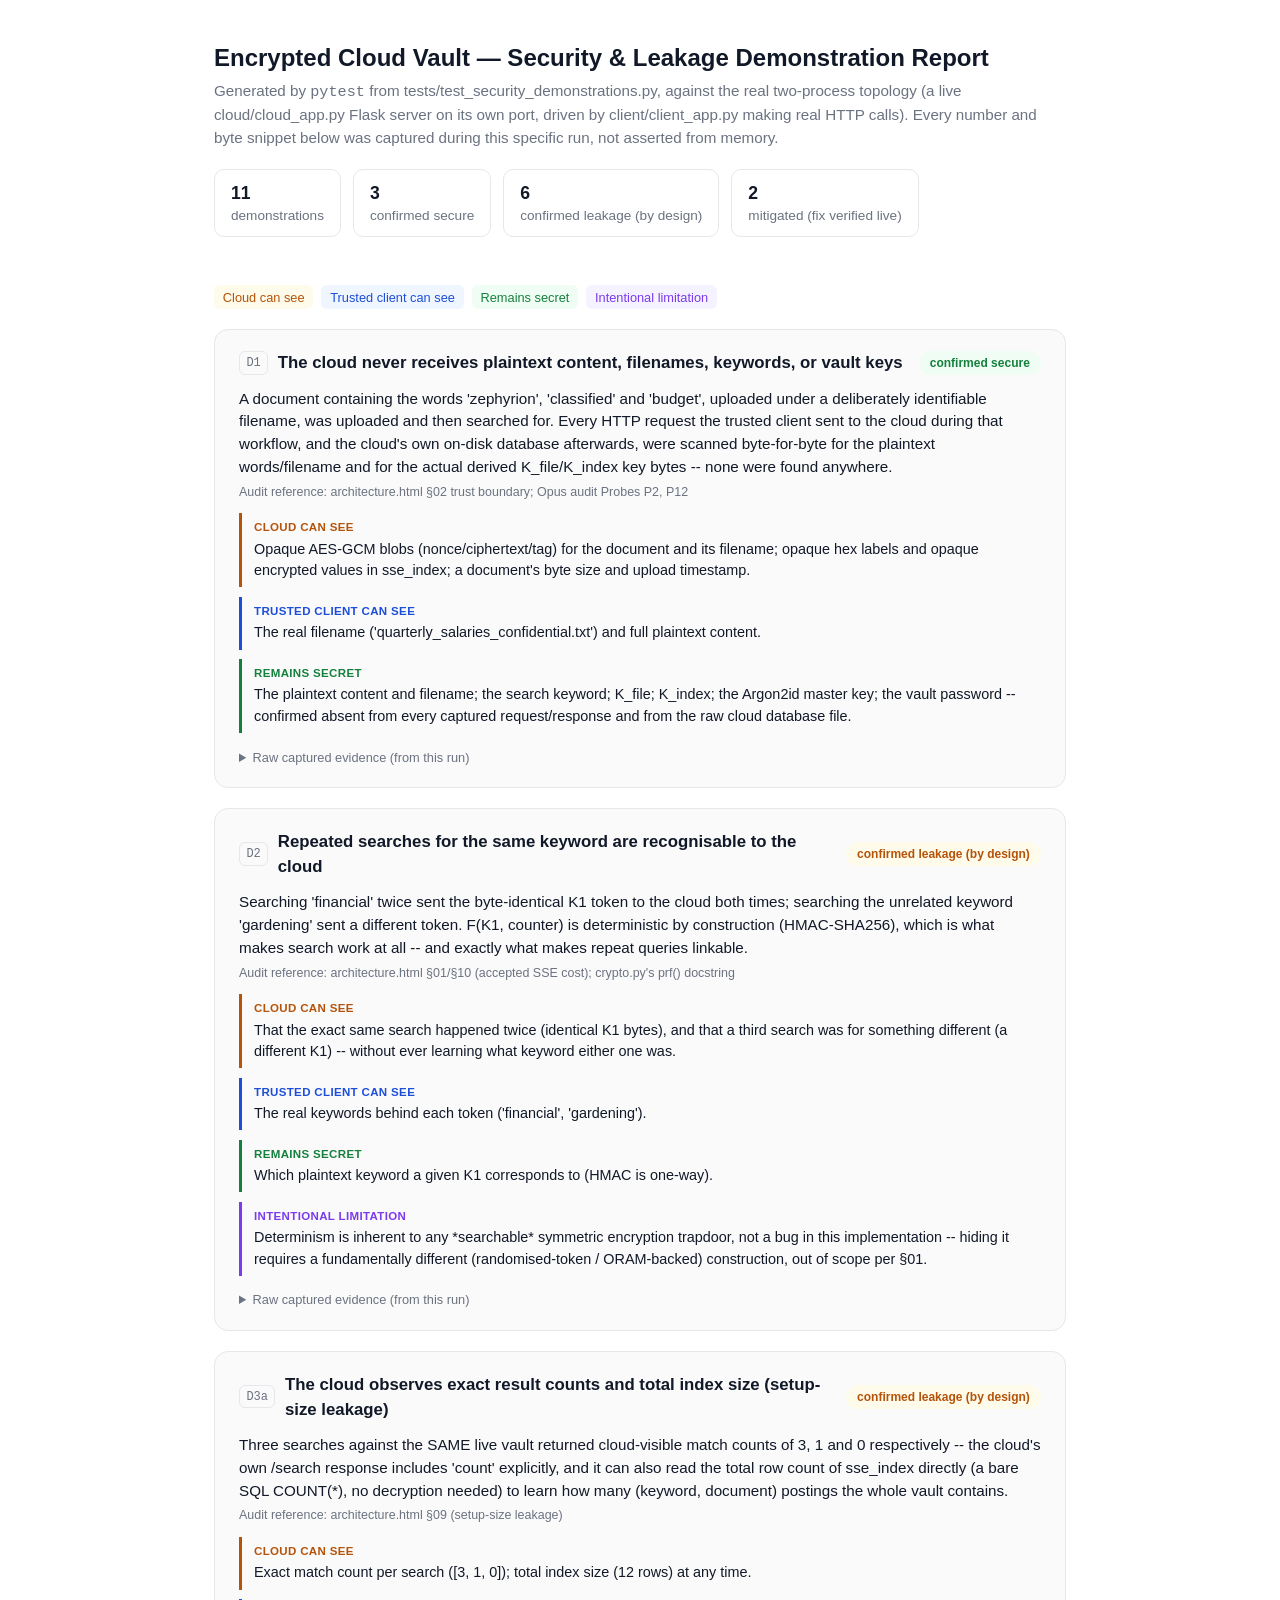
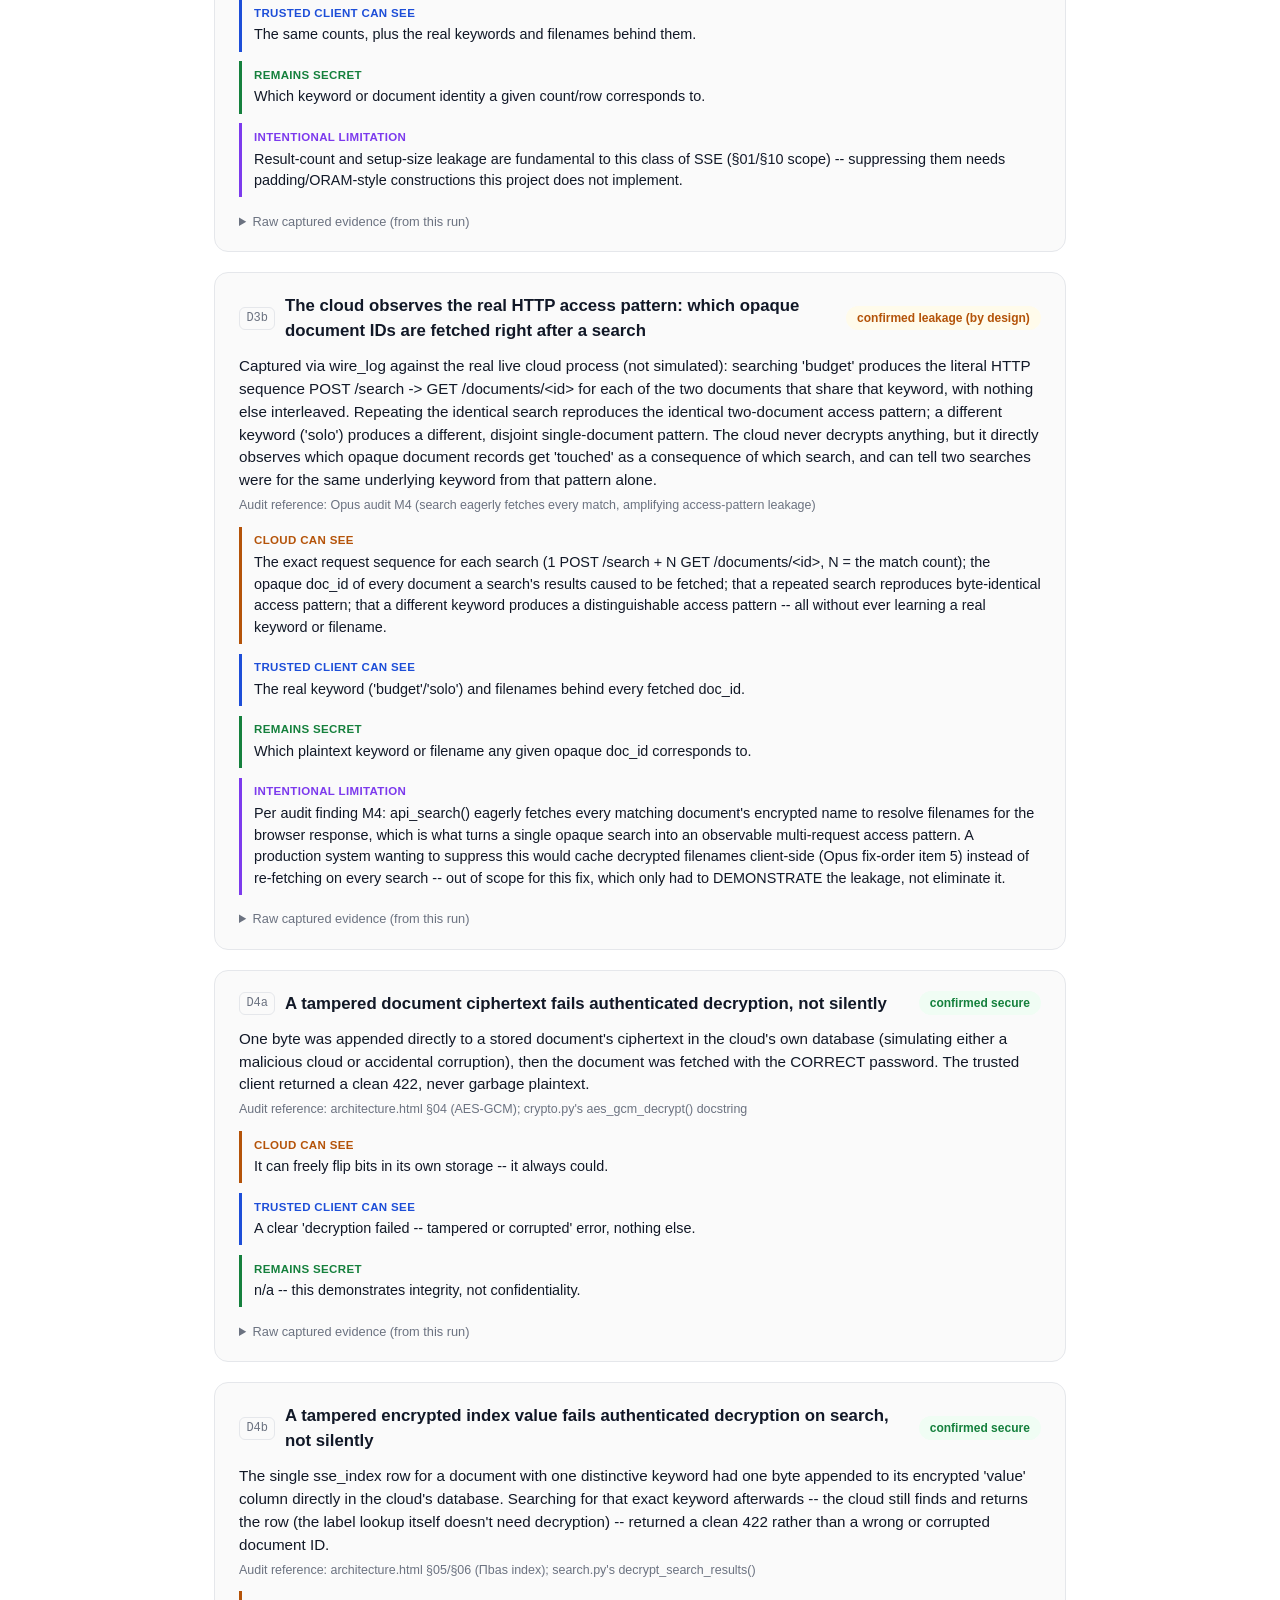
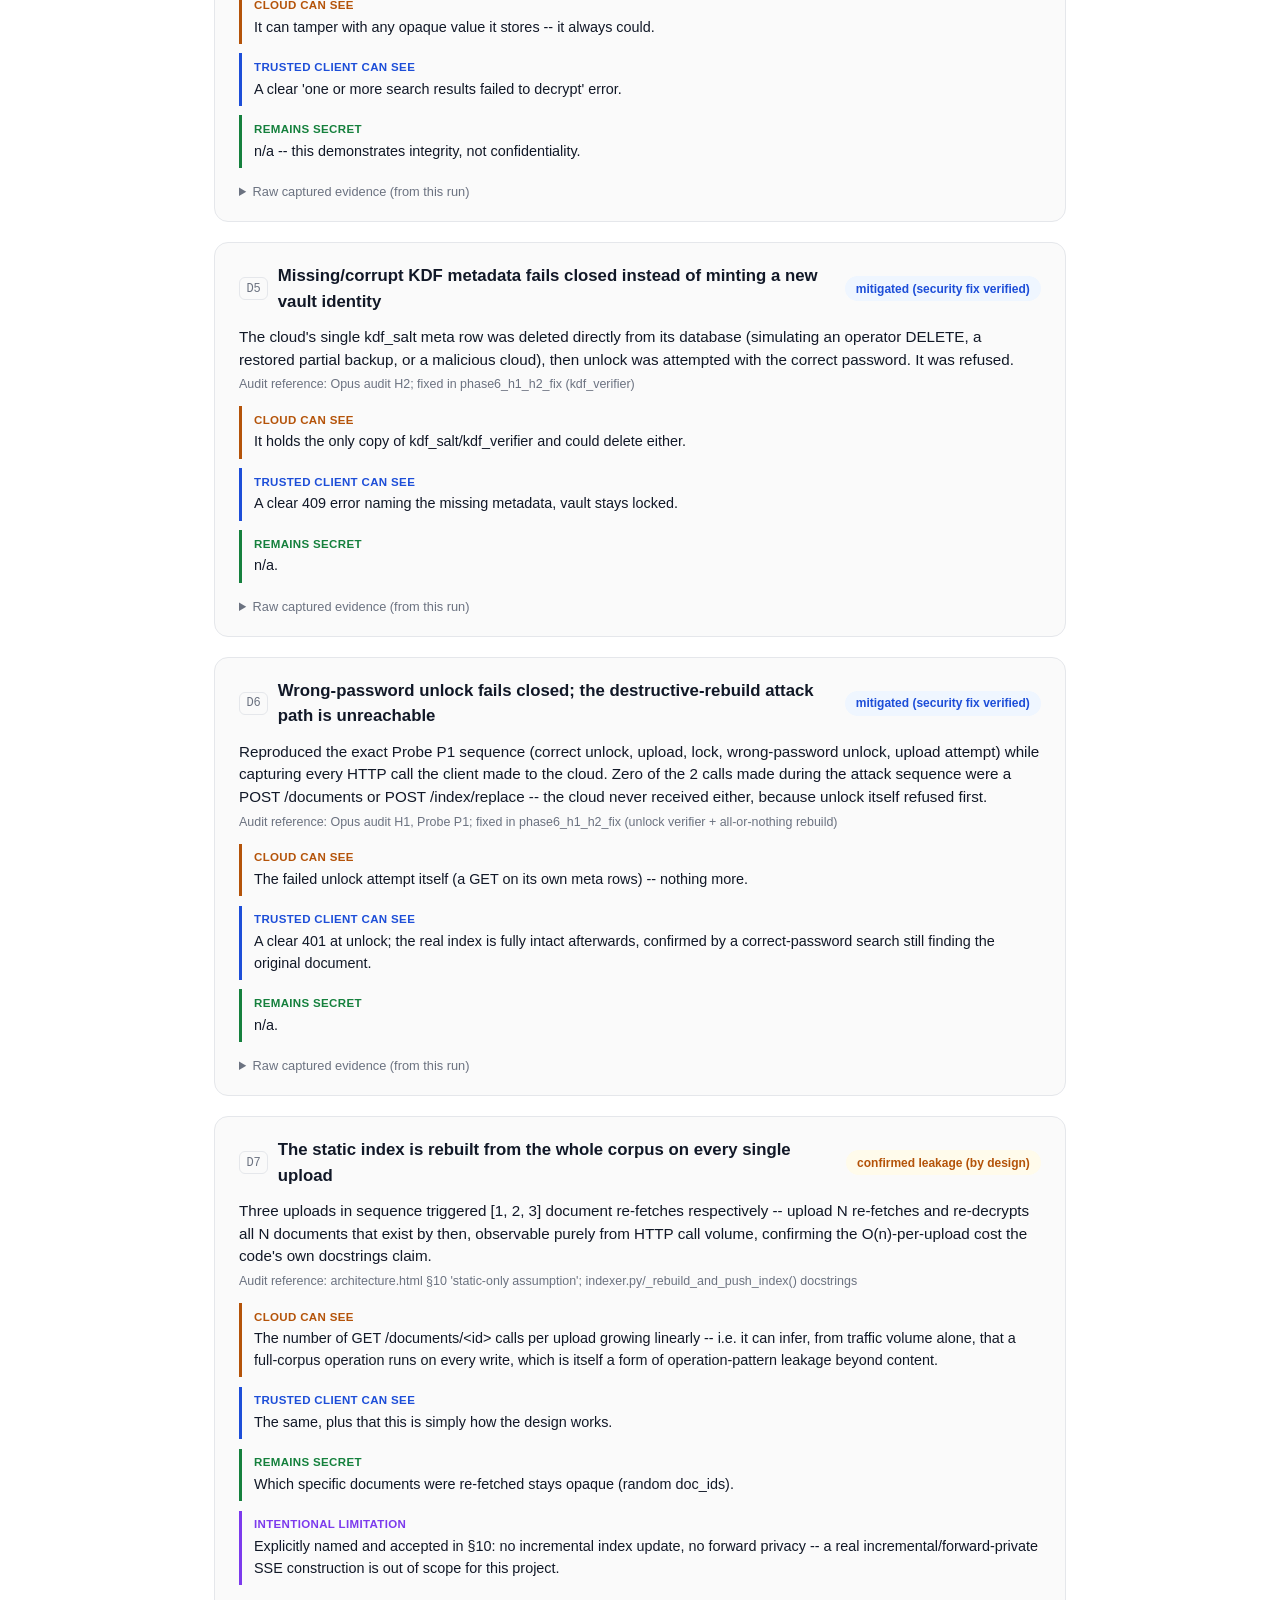
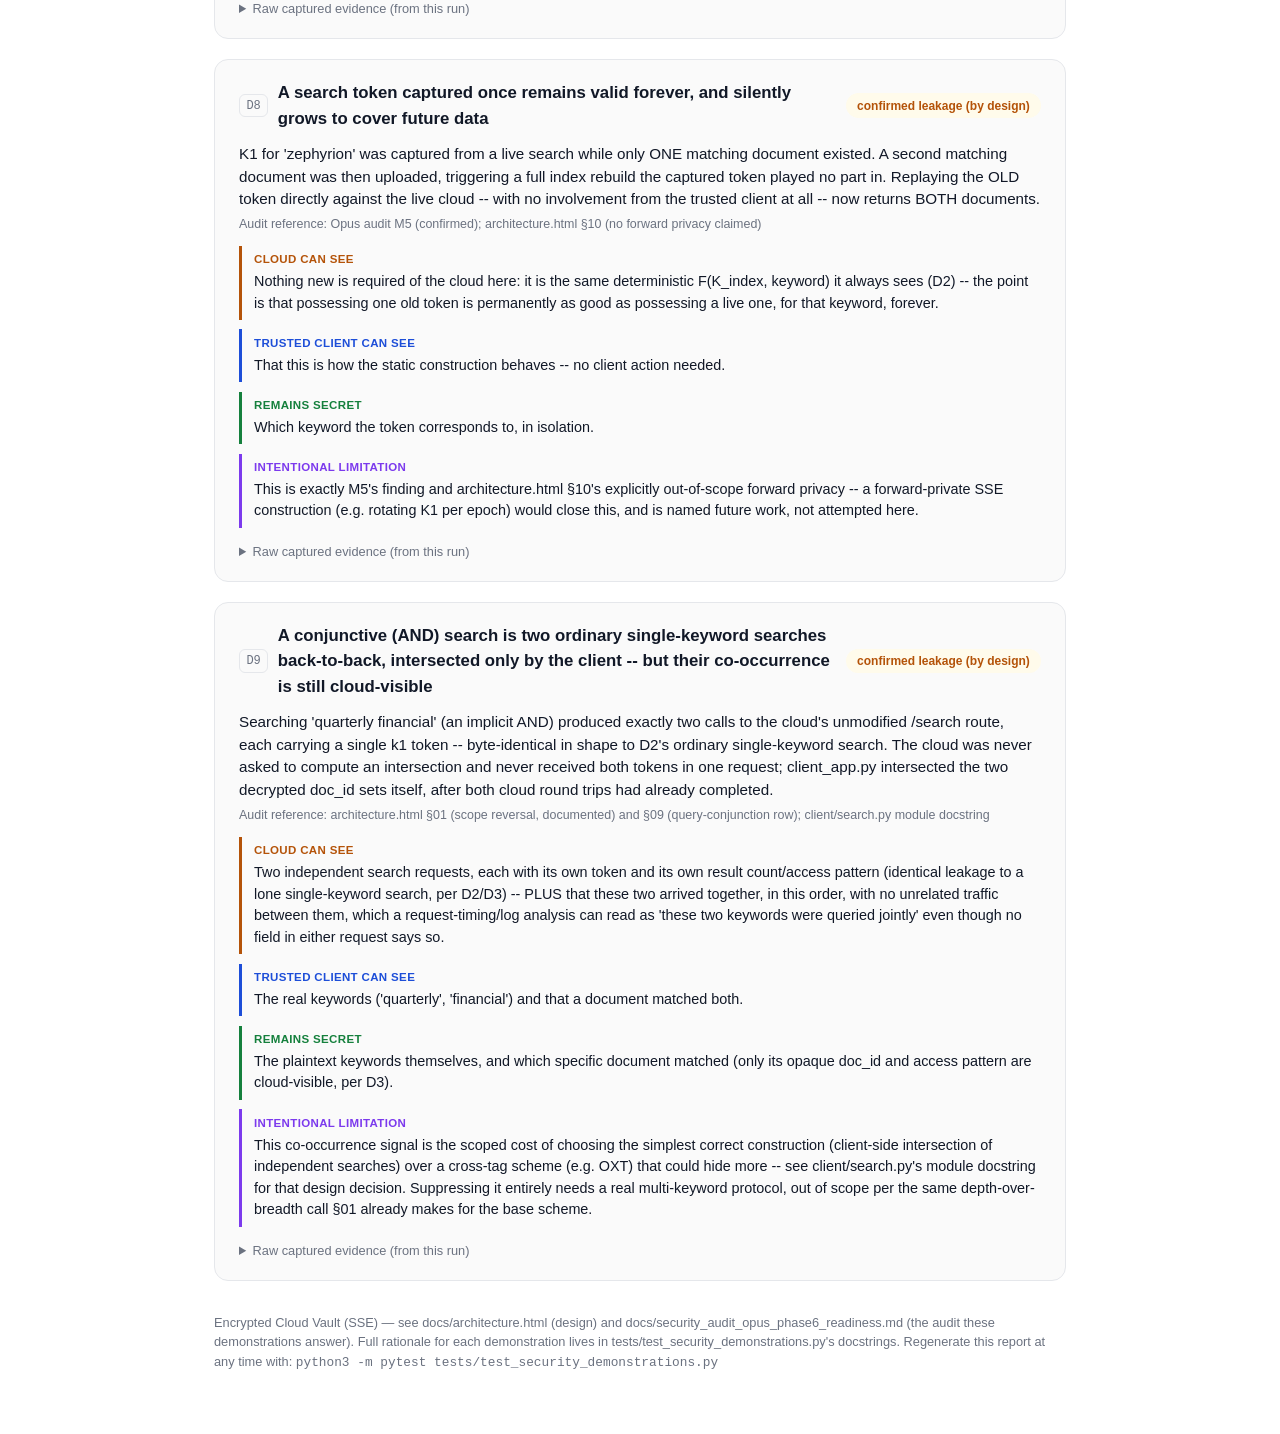
<file: docs/security_demo_report.html>
<!doctype html>
<html lang="en">
<head>
<meta charset="utf-8">
<title>Encrypted Cloud Vault — Security &amp; Leakage Demonstration Report</title>
<meta name="viewport" content="width=device-width, initial-scale=1">
<style>
  :root {
    --bg: #ffffff; --fg: #111827; --muted: #6b7280; --border: #e5e7eb; --card-bg: #fafafa;
  }
  * { box-sizing: border-box; }
  body {
    margin: 0; padding: 0 0 4rem 0; background: var(--bg); color: var(--fg);
    font-family: -apple-system, BlinkMacSystemFont, "Segoe UI", Helvetica, Arial, sans-serif;
    line-height: 1.5;
  }
  header {
    padding: 2.5rem 1.5rem 1.5rem; max-width: 900px; margin: 0 auto;
  }
  header h1 { font-size: 1.5rem; margin: 0 0 0.25rem; }
  header .sub { color: var(--muted); font-size: 0.95rem; }
  .summary { display: flex; gap: 0.75rem; margin-top: 1.25rem; flex-wrap: wrap; }
  .stat {
    border: 1px solid var(--border); border-radius: 10px; padding: 0.6rem 1rem;
    font-size: 0.85rem; color: var(--muted);
  }
  .stat b { color: var(--fg); font-size: 1.1rem; display: block; }
  .legend {
    max-width: 900px; margin: 1.5rem auto 0; padding: 0 1.5rem;
    display: flex; flex-wrap: wrap; gap: 0.5rem; font-size: 0.8rem; color: var(--muted);
  }
  .legend span { border-radius: 6px; padding: 0.15rem 0.55rem; }
  main { max-width: 900px; margin: 0 auto; padding: 0 1.5rem; }
  .card {
    border: 1px solid var(--border); border-radius: 14px; background: var(--card-bg);
    padding: 1.25rem 1.5rem; margin-top: 1.25rem;
  }
  .card-head { display: flex; align-items: center; gap: 0.6rem; flex-wrap: wrap; }
  .card-id {
    font-family: ui-monospace, Menlo, monospace; font-size: 0.75rem; color: var(--muted);
    border: 1px solid var(--border); border-radius: 6px; padding: 0.1rem 0.4rem;
  }
  .card-head h2 { font-size: 1.05rem; margin: 0; flex: 1; }
  .verdict { font-size: 0.75rem; font-weight: 600; border-radius: 999px; padding: 0.2rem 0.7rem; white-space: nowrap; }
  .claim { margin: 0.75rem 0 0.25rem; font-size: 0.95rem; }
  .audit-ref { margin: 0 0 0.75rem; font-size: 0.78rem; color: var(--muted); }
  .fields { display: grid; gap: 0.6rem; }
  .field { border-left: 3px solid; padding: 0.35rem 0 0.35rem 0.75rem; }
  .field-label { font-size: 0.72rem; font-weight: 700; text-transform: uppercase; letter-spacing: 0.03em; }
  .field-body { font-size: 0.9rem; margin-top: 0.15rem; }
  details.raw { margin-top: 0.9rem; }
  details.raw summary { cursor: pointer; font-size: 0.8rem; color: var(--muted); }
  details.raw pre {
    background: #0b1021; color: #d1d5db; border-radius: 10px; padding: 0.9rem;
    overflow-x: auto; font-size: 0.75rem; margin-top: 0.5rem;
  }
  footer { max-width: 900px; margin: 2rem auto 0; padding: 0 1.5rem; color: var(--muted); font-size: 0.8rem; }
</style>
</head>
<body>
<header>
  <h1>Encrypted Cloud Vault — Security &amp; Leakage Demonstration Report</h1>
  <div class="sub">Generated by <code>pytest</code> from tests/test_security_demonstrations.py, against the real two-process topology (a live cloud/cloud_app.py Flask server on its own port, driven by client/client_app.py making real HTTP calls). Every number and byte snippet below was captured during this specific run, not asserted from memory.</div>
  <div class="summary">
    <div class="stat"><b>11</b>demonstrations</div>
    <div class="stat"><b>3</b>confirmed secure</div>
    <div class="stat"><b>6</b>confirmed leakage (by design)</div>
    <div class="stat"><b>2</b>mitigated (fix verified live)</div>
  </div>
</header>
<div class="legend">
  <span style="background:#fffbeb;color:#b45309">Cloud can see</span>
  <span style="background:#eff6ff;color:#1d4ed8">Trusted client can see</span>
  <span style="background:#f0fdf4;color:#15803d">Remains secret</span>
  <span style="background:#f5f3ff;color:#7c3aed">Intentional limitation</span>
</div>
<main>

        <section class="card">
          <div class="card-head">
            <span class="card-id">D1</span>
            <h2>The cloud never receives plaintext content, filenames, keywords, or vault keys</h2>
            <span class="verdict" style="color:#15803d;background:#f0fdf4">confirmed secure</span>
          </div>
          <p class="claim">A document containing the words &#x27;zephyrion&#x27;, &#x27;classified&#x27; and &#x27;budget&#x27;, uploaded under a deliberately identifiable filename, was uploaded and then searched for. Every HTTP request the trusted client sent to the cloud during that workflow, and the cloud&#x27;s own on-disk database afterwards, were scanned byte-for-byte for the plaintext words/filename and for the actual derived K_file/K_index key bytes -- none were found anywhere.</p>
          <p class="audit-ref">Audit reference: architecture.html §02 trust boundary; Opus audit Probes P2, P12</p>
          <div class="fields"><div class="field" style="border-left-color:#b45309">
          <div class="field-label" style="color:#b45309">Cloud can see</div>
          <div class="field-body">Opaque AES-GCM blobs (nonce/ciphertext/tag) for the document and its filename; opaque hex labels and opaque encrypted values in sse_index; a document&#x27;s byte size and upload timestamp.</div>
        </div><div class="field" style="border-left-color:#1d4ed8">
          <div class="field-label" style="color:#1d4ed8">Trusted client can see</div>
          <div class="field-body">The real filename (&#x27;quarterly_salaries_confidential.txt&#x27;) and full plaintext content.</div>
        </div><div class="field" style="border-left-color:#15803d">
          <div class="field-label" style="color:#15803d">Remains secret</div>
          <div class="field-body">The plaintext content and filename; the search keyword; K_file; K_index; the Argon2id master key; the vault password -- confirmed absent from every captured request/response and from the raw cloud database file.</div>
        </div></div>
          <details class="raw">
              <summary>Raw captured evidence (from this run)</summary>
              <pre>{
  &quot;requests_sent_to_cloud&quot;: 11,
  &quot;sample_upload_request&quot;: {
    &quot;method&quot;: &quot;POST&quot;,
    &quot;path&quot;: &quot;/documents&quot;,
    &quot;request_json&quot;: {
      &quot;doc_id&quot;: &quot;d60baee3390ebe62527a286292ebb636&quot;,
      &quot;enc_name&quot;: &quot;Sd9X2rHWjeabgZ/6jzVhdrNO7gqojSBvRJmE111cRenQIRVUxjreta+CYEwcPxu9/wd0EIH7MTOrbrw78FJk&quot;,
      &quot;nonce&quot;: &quot;NnLapdtU2cx9Kn+S&quot;,
      &quot;ciphertext&quot;: &quot;NlXIoLvjp/XqEacDv/q/51WAaDrTh2NNc/7yFHQ1yL8krb9Sv9SUe9yjPw==&quot;,
      &quot;tag&quot;: &quot;r5LC7xCI94m+oqbZOltHTg==&quot;
    },
    &quot;request_headers&quot;: {
      &quot;X-Vault-Id&quot;: &quot;82faab3b0f35c9edb486fd725242f6e7&quot;,
      &quot;Authorization&quot;: &quot;Bearer ezlKd9GHpaSEJk1qJU2llUx2HZW+yOpgQUmTJvQyU3A=&quot;
    },
    &quot;response_json&quot;: {
      &quot;doc_id&quot;: &quot;d60baee3390ebe62527a286292ebb636&quot;
    },
    &quot;status_code&quot;: 201
  },
  &quot;k_file_prefix_never_found_as&quot;: &quot;4f49c4d850f068bdd3fc8c29d9e12a211913f612\u2026 (32 bytes total)&quot;,
  &quot;k_index_prefix_never_found_as&quot;: &quot;87f03dd89b12886e0feda2c7f3add99298be8a82\u2026 (32 bytes total)&quot;
}</pre>
            </details>
        </section>
        <section class="card">
          <div class="card-head">
            <span class="card-id">D2</span>
            <h2>Repeated searches for the same keyword are recognisable to the cloud</h2>
            <span class="verdict" style="color:#b45309;background:#fffbeb">confirmed leakage (by design)</span>
          </div>
          <p class="claim">Searching &#x27;financial&#x27; twice sent the byte-identical K1 token to the cloud both times; searching the unrelated keyword &#x27;gardening&#x27; sent a different token. F(K1, counter) is deterministic by construction (HMAC-SHA256), which is what makes search work at all -- and exactly what makes repeat queries linkable.</p>
          <p class="audit-ref">Audit reference: architecture.html §01/§10 (accepted SSE cost); crypto.py&#x27;s prf() docstring</p>
          <div class="fields"><div class="field" style="border-left-color:#b45309">
          <div class="field-label" style="color:#b45309">Cloud can see</div>
          <div class="field-body">That the exact same search happened twice (identical K1 bytes), and that a third search was for something different (a different K1) -- without ever learning what keyword either one was.</div>
        </div><div class="field" style="border-left-color:#1d4ed8">
          <div class="field-label" style="color:#1d4ed8">Trusted client can see</div>
          <div class="field-body">The real keywords behind each token (&#x27;financial&#x27;, &#x27;gardening&#x27;).</div>
        </div><div class="field" style="border-left-color:#15803d">
          <div class="field-label" style="color:#15803d">Remains secret</div>
          <div class="field-body">Which plaintext keyword a given K1 corresponds to (HMAC is one-way).</div>
        </div><div class="field" style="border-left-color:#7c3aed">
          <div class="field-label" style="color:#7c3aed">Intentional limitation</div>
          <div class="field-body">Determinism is inherent to any *searchable* symmetric encryption trapdoor, not a bug in this implementation -- hiding it requires a fundamentally different (randomised-token / ORAM-backed) construction, out of scope per §01.</div>
        </div></div>
          <details class="raw">
              <summary>Raw captured evidence (from this run)</summary>
              <pre>{
  &quot;k1_search_1_financial&quot;: &quot;rn0Gc/fBOvZYIl6dlfAcTai++Hmn3V7k43naxeBvUwc=&quot;,
  &quot;k1_search_2_financial_repeat&quot;: &quot;rn0Gc/fBOvZYIl6dlfAcTai++Hmn3V7k43naxeBvUwc=&quot;,
  &quot;k1_search_3_gardening&quot;: &quot;EZwHMowB1rsP8GL9f9Bhkmu5GXoeouXJOxto5KNzH+M=&quot;,
  &quot;tokens_equal_for_same_keyword&quot;: true
}</pre>
            </details>
        </section>
        <section class="card">
          <div class="card-head">
            <span class="card-id">D3a</span>
            <h2>The cloud observes exact result counts and total index size (setup-size leakage)</h2>
            <span class="verdict" style="color:#b45309;background:#fffbeb">confirmed leakage (by design)</span>
          </div>
          <p class="claim">Three searches against the SAME live vault returned cloud-visible match counts of 3, 1 and 0 respectively -- the cloud&#x27;s own /search response includes &#x27;count&#x27; explicitly, and it can also read the total row count of sse_index directly (a bare SQL COUNT(*), no decryption needed) to learn how many (keyword, document) postings the whole vault contains.</p>
          <p class="audit-ref">Audit reference: architecture.html §09 (setup-size leakage)</p>
          <div class="fields"><div class="field" style="border-left-color:#b45309">
          <div class="field-label" style="color:#b45309">Cloud can see</div>
          <div class="field-body">Exact match count per search ([3, 1, 0]); total index size (12 rows) at any time.</div>
        </div><div class="field" style="border-left-color:#1d4ed8">
          <div class="field-label" style="color:#1d4ed8">Trusted client can see</div>
          <div class="field-body">The same counts, plus the real keywords and filenames behind them.</div>
        </div><div class="field" style="border-left-color:#15803d">
          <div class="field-label" style="color:#15803d">Remains secret</div>
          <div class="field-body">Which keyword or document identity a given count/row corresponds to.</div>
        </div><div class="field" style="border-left-color:#7c3aed">
          <div class="field-label" style="color:#7c3aed">Intentional limitation</div>
          <div class="field-body">Result-count and setup-size leakage are fundamental to this class of SSE (§01/§10 scope) -- suppressing them needs padding/ORAM-style constructions this project does not implement.</div>
        </div></div>
          <details class="raw">
              <summary>Raw captured evidence (from this run)</summary>
              <pre>{
  &quot;counts_observed_by_cloud&quot;: [
    3,
    1,
    0
  ],
  &quot;total_sse_index_rows_visible_to_cloud&quot;: 12
}</pre>
            </details>
        </section>
        <section class="card">
          <div class="card-head">
            <span class="card-id">D3b</span>
            <h2>The cloud observes the real HTTP access pattern: which opaque document IDs are fetched right after a search</h2>
            <span class="verdict" style="color:#b45309;background:#fffbeb">confirmed leakage (by design)</span>
          </div>
          <p class="claim">Captured via wire_log against the real live cloud process (not simulated): searching &#x27;budget&#x27; produces the literal HTTP sequence POST /search -&gt; GET /documents/&lt;id&gt; for each of the two documents that share that keyword, with nothing else interleaved. Repeating the identical search reproduces the identical two-document access pattern; a different keyword (&#x27;solo&#x27;) produces a different, disjoint single-document pattern. The cloud never decrypts anything, but it directly observes which opaque document records get &#x27;touched&#x27; as a consequence of which search, and can tell two searches were for the same underlying keyword from that pattern alone.</p>
          <p class="audit-ref">Audit reference: Opus audit M4 (search eagerly fetches every match, amplifying access-pattern leakage)</p>
          <div class="fields"><div class="field" style="border-left-color:#b45309">
          <div class="field-label" style="color:#b45309">Cloud can see</div>
          <div class="field-body">The exact request sequence for each search (1 POST /search + N GET /documents/&lt;id&gt;, N = the match count); the opaque doc_id of every document a search&#x27;s results caused to be fetched; that a repeated search reproduces byte-identical access pattern; that a different keyword produces a distinguishable access pattern -- all without ever learning a real keyword or filename.</div>
        </div><div class="field" style="border-left-color:#1d4ed8">
          <div class="field-label" style="color:#1d4ed8">Trusted client can see</div>
          <div class="field-body">The real keyword (&#x27;budget&#x27;/&#x27;solo&#x27;) and filenames behind every fetched doc_id.</div>
        </div><div class="field" style="border-left-color:#15803d">
          <div class="field-label" style="color:#15803d">Remains secret</div>
          <div class="field-body">Which plaintext keyword or filename any given opaque doc_id corresponds to.</div>
        </div><div class="field" style="border-left-color:#7c3aed">
          <div class="field-label" style="color:#7c3aed">Intentional limitation</div>
          <div class="field-body">Per audit finding M4: api_search() eagerly fetches every matching document&#x27;s encrypted name to resolve filenames for the browser response, which is what turns a single opaque search into an observable multi-request access pattern. A production system wanting to suppress this would cache decrypted filenames client-side (Opus fix-order item 5) instead of re-fetching on every search -- out of scope for this fix, which only had to DEMONSTRATE the leakage, not eliminate it.</div>
        </div></div>
          <details class="raw">
              <summary>Raw captured evidence (from this run)</summary>
              <pre>{
  &quot;http_sequence_budget_search_1&quot;: [
    &quot;POST /search&quot;,
    &quot;GET /documents/17d9500193bd751844d6650cd49965af&quot;,
    &quot;GET /documents/5f539881f0e03833c39a8b4793574bb9&quot;
  ],
  &quot;http_sequence_budget_search_2_repeat&quot;: [
    &quot;POST /search&quot;,
    &quot;GET /documents/17d9500193bd751844d6650cd49965af&quot;,
    &quot;GET /documents/5f539881f0e03833c39a8b4793574bb9&quot;
  ],
  &quot;http_sequence_solo_search&quot;: [
    &quot;POST /search&quot;,
    &quot;GET /documents/80b92f8cdc2f1a8fa2c338c5b79de204&quot;
  ],
  &quot;fetched_doc_ids_budget_search_1&quot;: [
    &quot;17d9500193bd751844d6650cd49965af&quot;,
    &quot;5f539881f0e03833c39a8b4793574bb9&quot;
  ],
  &quot;fetched_doc_ids_budget_search_2_repeat&quot;: [
    &quot;17d9500193bd751844d6650cd49965af&quot;,
    &quot;5f539881f0e03833c39a8b4793574bb9&quot;
  ],
  &quot;fetched_doc_ids_solo_search&quot;: [
    &quot;80b92f8cdc2f1a8fa2c338c5b79de204&quot;
  ],
  &quot;repeat_search_access_pattern_identical&quot;: true
}</pre>
            </details>
        </section>
        <section class="card">
          <div class="card-head">
            <span class="card-id">D4a</span>
            <h2>A tampered document ciphertext fails authenticated decryption, not silently</h2>
            <span class="verdict" style="color:#15803d;background:#f0fdf4">confirmed secure</span>
          </div>
          <p class="claim">One byte was appended directly to a stored document&#x27;s ciphertext in the cloud&#x27;s own database (simulating either a malicious cloud or accidental corruption), then the document was fetched with the CORRECT password. The trusted client returned a clean 422, never garbage plaintext.</p>
          <p class="audit-ref">Audit reference: architecture.html §04 (AES-GCM); crypto.py&#x27;s aes_gcm_decrypt() docstring</p>
          <div class="fields"><div class="field" style="border-left-color:#b45309">
          <div class="field-label" style="color:#b45309">Cloud can see</div>
          <div class="field-body">It can freely flip bits in its own storage -- it always could.</div>
        </div><div class="field" style="border-left-color:#1d4ed8">
          <div class="field-label" style="color:#1d4ed8">Trusted client can see</div>
          <div class="field-body">A clear &#x27;decryption failed -- tampered or corrupted&#x27; error, nothing else.</div>
        </div><div class="field" style="border-left-color:#15803d">
          <div class="field-label" style="color:#15803d">Remains secret</div>
          <div class="field-body">n/a -- this demonstrates integrity, not confidentiality.</div>
        </div></div>
          <details class="raw">
              <summary>Raw captured evidence (from this run)</summary>
              <pre>{
  &quot;doc_id&quot;: &quot;527159a40d699fdf3841a6daf61dfdbd&quot;,
  &quot;response_status&quot;: 422,
  &quot;response_body&quot;: {
    &quot;error&quot;: &quot;decryption failed -- wrong vault password, or this file&#x27;s stored ciphertext was corrupted or tampered with&quot;
  }
}</pre>
            </details>
        </section>
        <section class="card">
          <div class="card-head">
            <span class="card-id">D4b</span>
            <h2>A tampered encrypted index value fails authenticated decryption on search, not silently</h2>
            <span class="verdict" style="color:#15803d;background:#f0fdf4">confirmed secure</span>
          </div>
          <p class="claim">The single sse_index row for a document with one distinctive keyword had one byte appended to its encrypted &#x27;value&#x27; column directly in the cloud&#x27;s database. Searching for that exact keyword afterwards -- the cloud still finds and returns the row (the label lookup itself doesn&#x27;t need decryption) -- returned a clean 422 rather than a wrong or corrupted document ID.</p>
          <p class="audit-ref">Audit reference: architecture.html §05/§06 (Πbas index); search.py&#x27;s decrypt_search_results()</p>
          <div class="fields"><div class="field" style="border-left-color:#b45309">
          <div class="field-label" style="color:#b45309">Cloud can see</div>
          <div class="field-body">It can tamper with any opaque value it stores -- it always could.</div>
        </div><div class="field" style="border-left-color:#1d4ed8">
          <div class="field-label" style="color:#1d4ed8">Trusted client can see</div>
          <div class="field-body">A clear &#x27;one or more search results failed to decrypt&#x27; error.</div>
        </div><div class="field" style="border-left-color:#15803d">
          <div class="field-label" style="color:#15803d">Remains secret</div>
          <div class="field-body">n/a -- this demonstrates integrity, not confidentiality.</div>
        </div></div>
          <details class="raw">
              <summary>Raw captured evidence (from this run)</summary>
              <pre>{
  &quot;tampered_label&quot;: &quot;606b952bbbd613e6c2434cadf977e9bdec7001596857bde01df6015cb7c74eec&quot;,
  &quot;response_status&quot;: 422,
  &quot;response_body&quot;: {
    &quot;error&quot;: &quot;one or more search results failed to decrypt -- possible tampering or corruption&quot;
  }
}</pre>
            </details>
        </section>
        <section class="card">
          <div class="card-head">
            <span class="card-id">D5</span>
            <h2>Missing/corrupt KDF metadata fails closed instead of minting a new vault identity</h2>
            <span class="verdict" style="color:#1d4ed8;background:#eff6ff">mitigated (security fix verified)</span>
          </div>
          <p class="claim">The cloud&#x27;s single kdf_salt meta row was deleted directly from its database (simulating an operator DELETE, a restored partial backup, or a malicious cloud), then unlock was attempted with the correct password. It was refused.</p>
          <p class="audit-ref">Audit reference: Opus audit H2; fixed in phase6_h1_h2_fix (kdf_verifier)</p>
          <div class="fields"><div class="field" style="border-left-color:#b45309">
          <div class="field-label" style="color:#b45309">Cloud can see</div>
          <div class="field-body">It holds the only copy of kdf_salt/kdf_verifier and could delete either.</div>
        </div><div class="field" style="border-left-color:#1d4ed8">
          <div class="field-label" style="color:#1d4ed8">Trusted client can see</div>
          <div class="field-body">A clear 409 error naming the missing metadata, vault stays locked.</div>
        </div><div class="field" style="border-left-color:#15803d">
          <div class="field-label" style="color:#15803d">Remains secret</div>
          <div class="field-body">n/a.</div>
        </div></div>
          <details class="raw">
              <summary>Raw captured evidence (from this run)</summary>
              <pre>{
  &quot;status_code&quot;: 409,
  &quot;body&quot;: {
    &quot;error&quot;: &quot;vault key-derivation metadata is incomplete: &#x27;kdf_salt&#x27; is missing while the other KDF row is present. Refusing to unlock or create a new vault identity over the existing one.&quot;
  }
}</pre>
            </details>
        </section>
        <section class="card">
          <div class="card-head">
            <span class="card-id">D6</span>
            <h2>Wrong-password unlock fails closed; the destructive-rebuild attack path is unreachable</h2>
            <span class="verdict" style="color:#1d4ed8;background:#eff6ff">mitigated (security fix verified)</span>
          </div>
          <p class="claim">Reproduced the exact Probe P1 sequence (correct unlock, upload, lock, wrong-password unlock, upload attempt) while capturing every HTTP call the client made to the cloud. Zero of the 2 calls made during the attack sequence were a POST /documents or POST /index/replace -- the cloud never received either, because unlock itself refused first.</p>
          <p class="audit-ref">Audit reference: Opus audit H1, Probe P1; fixed in phase6_h1_h2_fix (unlock verifier + all-or-nothing rebuild)</p>
          <div class="fields"><div class="field" style="border-left-color:#b45309">
          <div class="field-label" style="color:#b45309">Cloud can see</div>
          <div class="field-body">The failed unlock attempt itself (a GET on its own meta rows) -- nothing more.</div>
        </div><div class="field" style="border-left-color:#1d4ed8">
          <div class="field-label" style="color:#1d4ed8">Trusted client can see</div>
          <div class="field-body">A clear 401 at unlock; the real index is fully intact afterwards, confirmed by a correct-password search still finding the original document.</div>
        </div><div class="field" style="border-left-color:#15803d">
          <div class="field-label" style="color:#15803d">Remains secret</div>
          <div class="field-body">n/a.</div>
        </div></div>
          <details class="raw">
              <summary>Raw captured evidence (from this run)</summary>
              <pre>{
  &quot;attack_sequence_calls&quot;: [
    {
      &quot;method&quot;: &quot;GET&quot;,
      &quot;path&quot;: &quot;/meta/kdf_salt&quot;,
      &quot;request_json&quot;: null,
      &quot;request_headers&quot;: {
        &quot;X-Vault-Id&quot;: &quot;5e3507112a49c434addb94cfd9bc3fb5&quot;,
        &quot;Authorization&quot;: &quot;Bearer PrHjydy3NasFK8nVmrbBQtX0BZpWS4dXms5GFQtf2OY=&quot;
      },
      &quot;response_json&quot;: {
        &quot;key&quot;: &quot;kdf_salt&quot;,
        &quot;value&quot;: &quot;m43Zt+1SZ7f+EfsrjxFv0A==&quot;
      },
      &quot;status_code&quot;: 200
    },
    {
      &quot;method&quot;: &quot;GET&quot;,
      &quot;path&quot;: &quot;/meta/kdf_verifier&quot;,
      &quot;request_json&quot;: null,
      &quot;request_headers&quot;: {
        &quot;X-Vault-Id&quot;: &quot;5e3507112a49c434addb94cfd9bc3fb5&quot;,
        &quot;Authorization&quot;: &quot;Bearer PrHjydy3NasFK8nVmrbBQtX0BZpWS4dXms5GFQtf2OY=&quot;
      },
      &quot;response_json&quot;: {
        &quot;key&quot;: &quot;kdf_verifier&quot;,
        &quot;value&quot;: &quot;h4mvA6go66KLUF7w7g1L8sZkpez9KkTcAnN2Tojwkjy6JGHQOdL9y7HZgtUJ&quot;
      },
      &quot;status_code&quot;: 200
    }
  ],
  &quot;destructive_calls_during_attack&quot;: []
}</pre>
            </details>
        </section>
        <section class="card">
          <div class="card-head">
            <span class="card-id">D7</span>
            <h2>The static index is rebuilt from the whole corpus on every single upload</h2>
            <span class="verdict" style="color:#b45309;background:#fffbeb">confirmed leakage (by design)</span>
          </div>
          <p class="claim">Three uploads in sequence triggered [1, 2, 3] document re-fetches respectively -- upload N re-fetches and re-decrypts all N documents that exist by then, observable purely from HTTP call volume, confirming the O(n)-per-upload cost the code&#x27;s own docstrings claim.</p>
          <p class="audit-ref">Audit reference: architecture.html §10 &#x27;static-only assumption&#x27;; indexer.py/_rebuild_and_push_index() docstrings</p>
          <div class="fields"><div class="field" style="border-left-color:#b45309">
          <div class="field-label" style="color:#b45309">Cloud can see</div>
          <div class="field-body">The number of GET /documents/&lt;id&gt; calls per upload growing linearly -- i.e. it can infer, from traffic volume alone, that a full-corpus operation runs on every write, which is itself a form of operation-pattern leakage beyond content.</div>
        </div><div class="field" style="border-left-color:#1d4ed8">
          <div class="field-label" style="color:#1d4ed8">Trusted client can see</div>
          <div class="field-body">The same, plus that this is simply how the design works.</div>
        </div><div class="field" style="border-left-color:#15803d">
          <div class="field-label" style="color:#15803d">Remains secret</div>
          <div class="field-body">Which specific documents were re-fetched stays opaque (random doc_ids).</div>
        </div><div class="field" style="border-left-color:#7c3aed">
          <div class="field-label" style="color:#7c3aed">Intentional limitation</div>
          <div class="field-body">Explicitly named and accepted in §10: no incremental index update, no forward privacy -- a real incremental/forward-private SSE construction is out of scope for this project.</div>
        </div></div>
          <details class="raw">
              <summary>Raw captured evidence (from this run)</summary>
              <pre>{
  &quot;document_refetches_per_upload&quot;: [
    1,
    2,
    3
  ]
}</pre>
            </details>
        </section>
        <section class="card">
          <div class="card-head">
            <span class="card-id">D8</span>
            <h2>A search token captured once remains valid forever, and silently grows to cover future data</h2>
            <span class="verdict" style="color:#b45309;background:#fffbeb">confirmed leakage (by design)</span>
          </div>
          <p class="claim">K1 for &#x27;zephyrion&#x27; was captured from a live search while only ONE matching document existed. A second matching document was then uploaded, triggering a full index rebuild the captured token played no part in. Replaying the OLD token directly against the live cloud -- with no involvement from the trusted client at all -- now returns BOTH documents.</p>
          <p class="audit-ref">Audit reference: Opus audit M5 (confirmed); architecture.html §10 (no forward privacy claimed)</p>
          <div class="fields"><div class="field" style="border-left-color:#b45309">
          <div class="field-label" style="color:#b45309">Cloud can see</div>
          <div class="field-body">Nothing new is required of the cloud here: it is the same deterministic F(K_index, keyword) it always sees (D2) -- the point is that possessing one old token is permanently as good as possessing a live one, for that keyword, forever.</div>
        </div><div class="field" style="border-left-color:#1d4ed8">
          <div class="field-label" style="color:#1d4ed8">Trusted client can see</div>
          <div class="field-body">That this is how the static construction behaves -- no client action needed.</div>
        </div><div class="field" style="border-left-color:#15803d">
          <div class="field-label" style="color:#15803d">Remains secret</div>
          <div class="field-body">Which keyword the token corresponds to, in isolation.</div>
        </div><div class="field" style="border-left-color:#7c3aed">
          <div class="field-label" style="color:#7c3aed">Intentional limitation</div>
          <div class="field-body">This is exactly M5&#x27;s finding and architecture.html §10&#x27;s explicitly out-of-scope forward privacy -- a forward-private SSE construction (e.g. rotating K1 per epoch) would close this, and is named future work, not attempted here.</div>
        </div></div>
          <details class="raw">
              <summary>Raw captured evidence (from this run)</summary>
              <pre>{
  &quot;captured_k1_before_rebuild&quot;: &quot;drEG5Ubnyxjx5rQcDuMUI389OBo15BL0Hoj6peKcMuY=&quot;,
  &quot;results_at_capture_time&quot;: 1,
  &quot;new_document_added_after_capture&quot;: &quot;4bc85443157fb525430f785965f161b6&quot;,
  &quot;replay_result_count_after_rebuild&quot;: 2
}</pre>
            </details>
        </section>
        <section class="card">
          <div class="card-head">
            <span class="card-id">D9</span>
            <h2>A conjunctive (AND) search is two ordinary single-keyword searches back-to-back, intersected only by the client -- but their co-occurrence is still cloud-visible</h2>
            <span class="verdict" style="color:#b45309;background:#fffbeb">confirmed leakage (by design)</span>
          </div>
          <p class="claim">Searching &#x27;quarterly financial&#x27; (an implicit AND) produced exactly two calls to the cloud&#x27;s unmodified /search route, each carrying a single k1 token -- byte-identical in shape to D2&#x27;s ordinary single-keyword search. The cloud was never asked to compute an intersection and never received both tokens in one request; client_app.py intersected the two decrypted doc_id sets itself, after both cloud round trips had already completed.</p>
          <p class="audit-ref">Audit reference: architecture.html §01 (scope reversal, documented) and §09 (query-conjunction row); client/search.py module docstring</p>
          <div class="fields"><div class="field" style="border-left-color:#b45309">
          <div class="field-label" style="color:#b45309">Cloud can see</div>
          <div class="field-body">Two independent search requests, each with its own token and its own result count/access pattern (identical leakage to a lone single-keyword search, per D2/D3) -- PLUS that these two arrived together, in this order, with no unrelated traffic between them, which a request-timing/log analysis can read as &#x27;these two keywords were queried jointly&#x27; even though no field in either request says so.</div>
        </div><div class="field" style="border-left-color:#1d4ed8">
          <div class="field-label" style="color:#1d4ed8">Trusted client can see</div>
          <div class="field-body">The real keywords (&#x27;quarterly&#x27;, &#x27;financial&#x27;) and that a document matched both.</div>
        </div><div class="field" style="border-left-color:#15803d">
          <div class="field-label" style="color:#15803d">Remains secret</div>
          <div class="field-body">The plaintext keywords themselves, and which specific document matched (only its opaque doc_id and access pattern are cloud-visible, per D3).</div>
        </div><div class="field" style="border-left-color:#7c3aed">
          <div class="field-label" style="color:#7c3aed">Intentional limitation</div>
          <div class="field-body">This co-occurrence signal is the scoped cost of choosing the simplest correct construction (client-side intersection of independent searches) over a cross-tag scheme (e.g. OXT) that could hide more -- see client/search.py&#x27;s module docstring for that design decision. Suppressing it entirely needs a real multi-keyword protocol, out of scope per the same depth-over-breadth call §01 already makes for the base scheme.</div>
        </div></div>
          <details class="raw">
              <summary>Raw captured evidence (from this run)</summary>
              <pre>{
  &quot;query&quot;: &quot;quarterly financial&quot;,
  &quot;search_calls_to_cloud&quot;: 2,
  &quot;k1_tokens_sent&quot;: [
    &quot;/8Vs+KdR2mEN2233yYyK0r1Pq9lTd5ntwAjAephKvrI=&quot;,
    &quot;9Eo0SCurh3twxJDXkksIsWW3ItYr0pNLkKEG5CAphuA=&quot;
  ],
  &quot;each_request_carried_only_one_token&quot;: true,
  &quot;final_intersection_result&quot;: [
    &quot;a.txt&quot;
  ]
}</pre>
            </details>
        </section>
</main>
<footer>
  Encrypted Cloud Vault (SSE) — see docs/architecture.html (design) and docs/security_audit_opus_phase6_readiness.md (the audit these demonstrations answer). Full rationale for each demonstration lives in tests/test_security_demonstrations.py's docstrings. Regenerate this report at any time with: <code>python3 -m pytest tests/test_security_demonstrations.py</code>
</footer>
</body>
</html>
</file>
